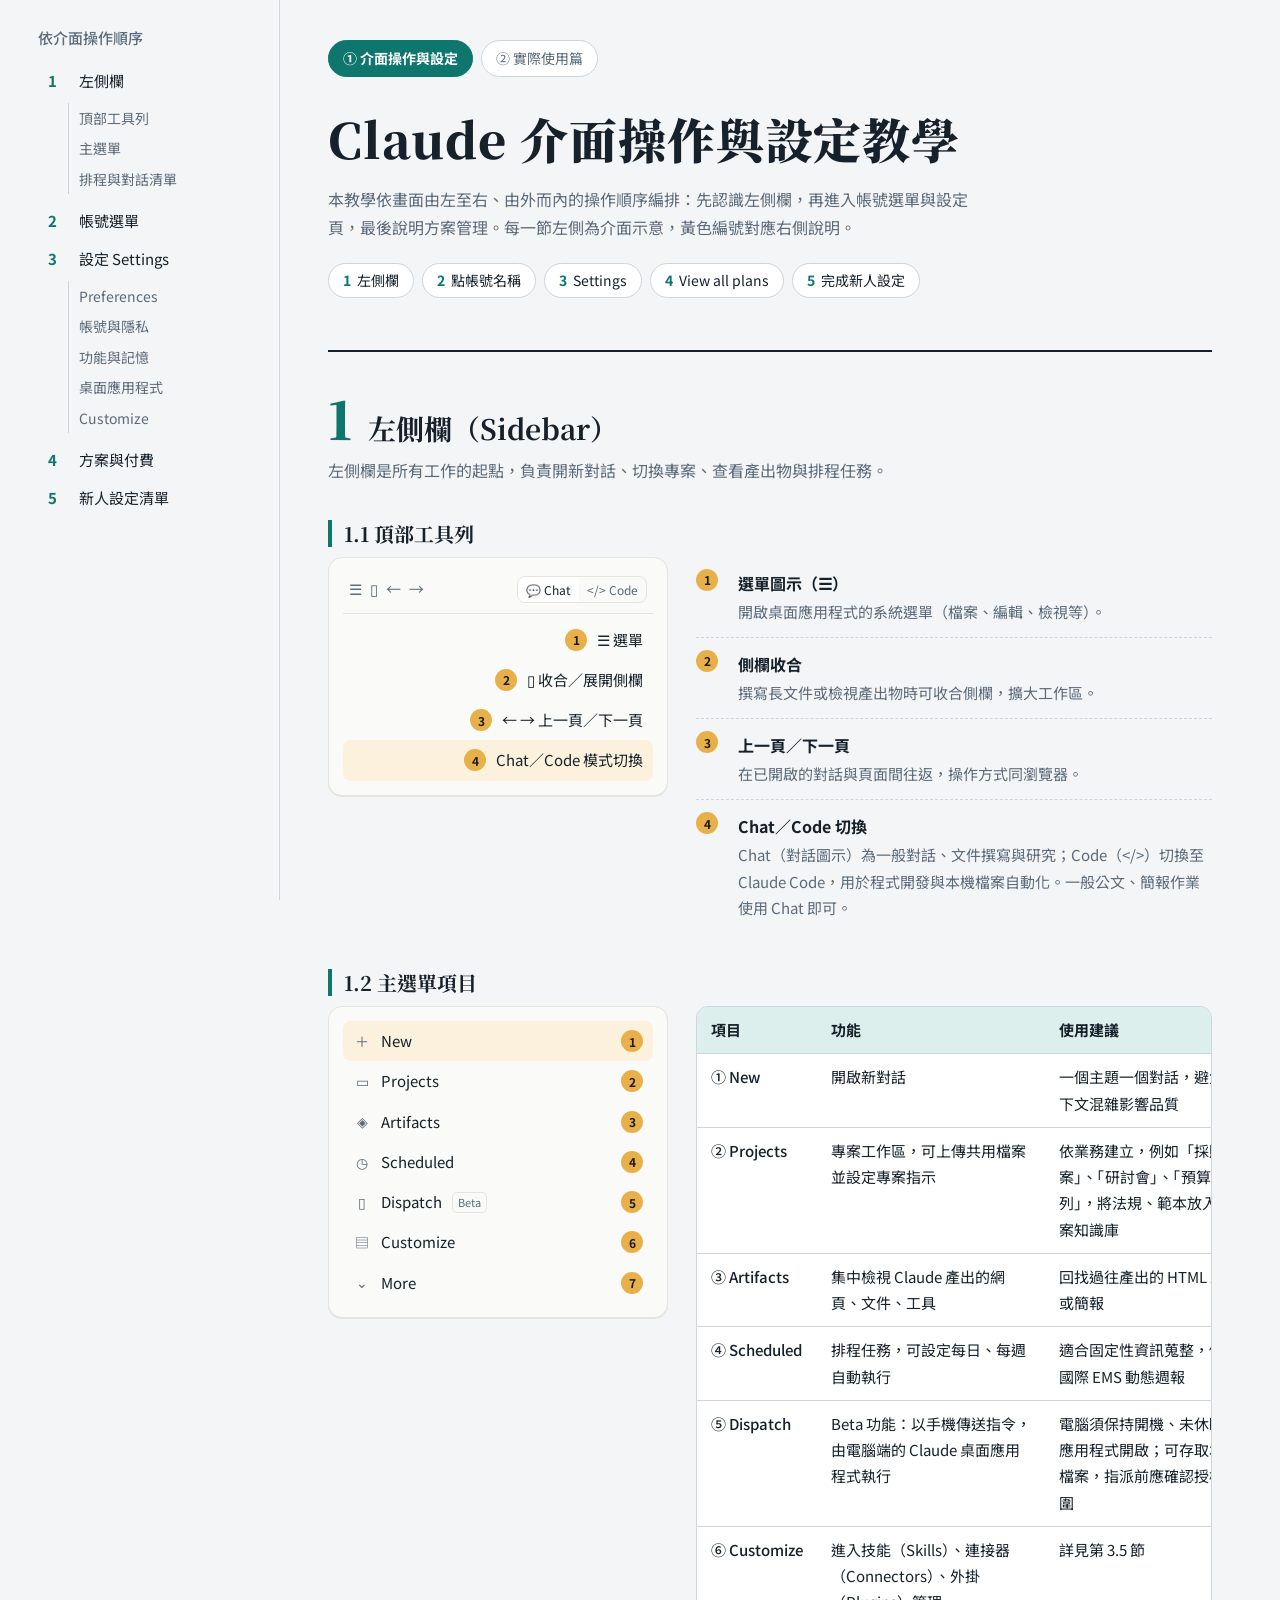
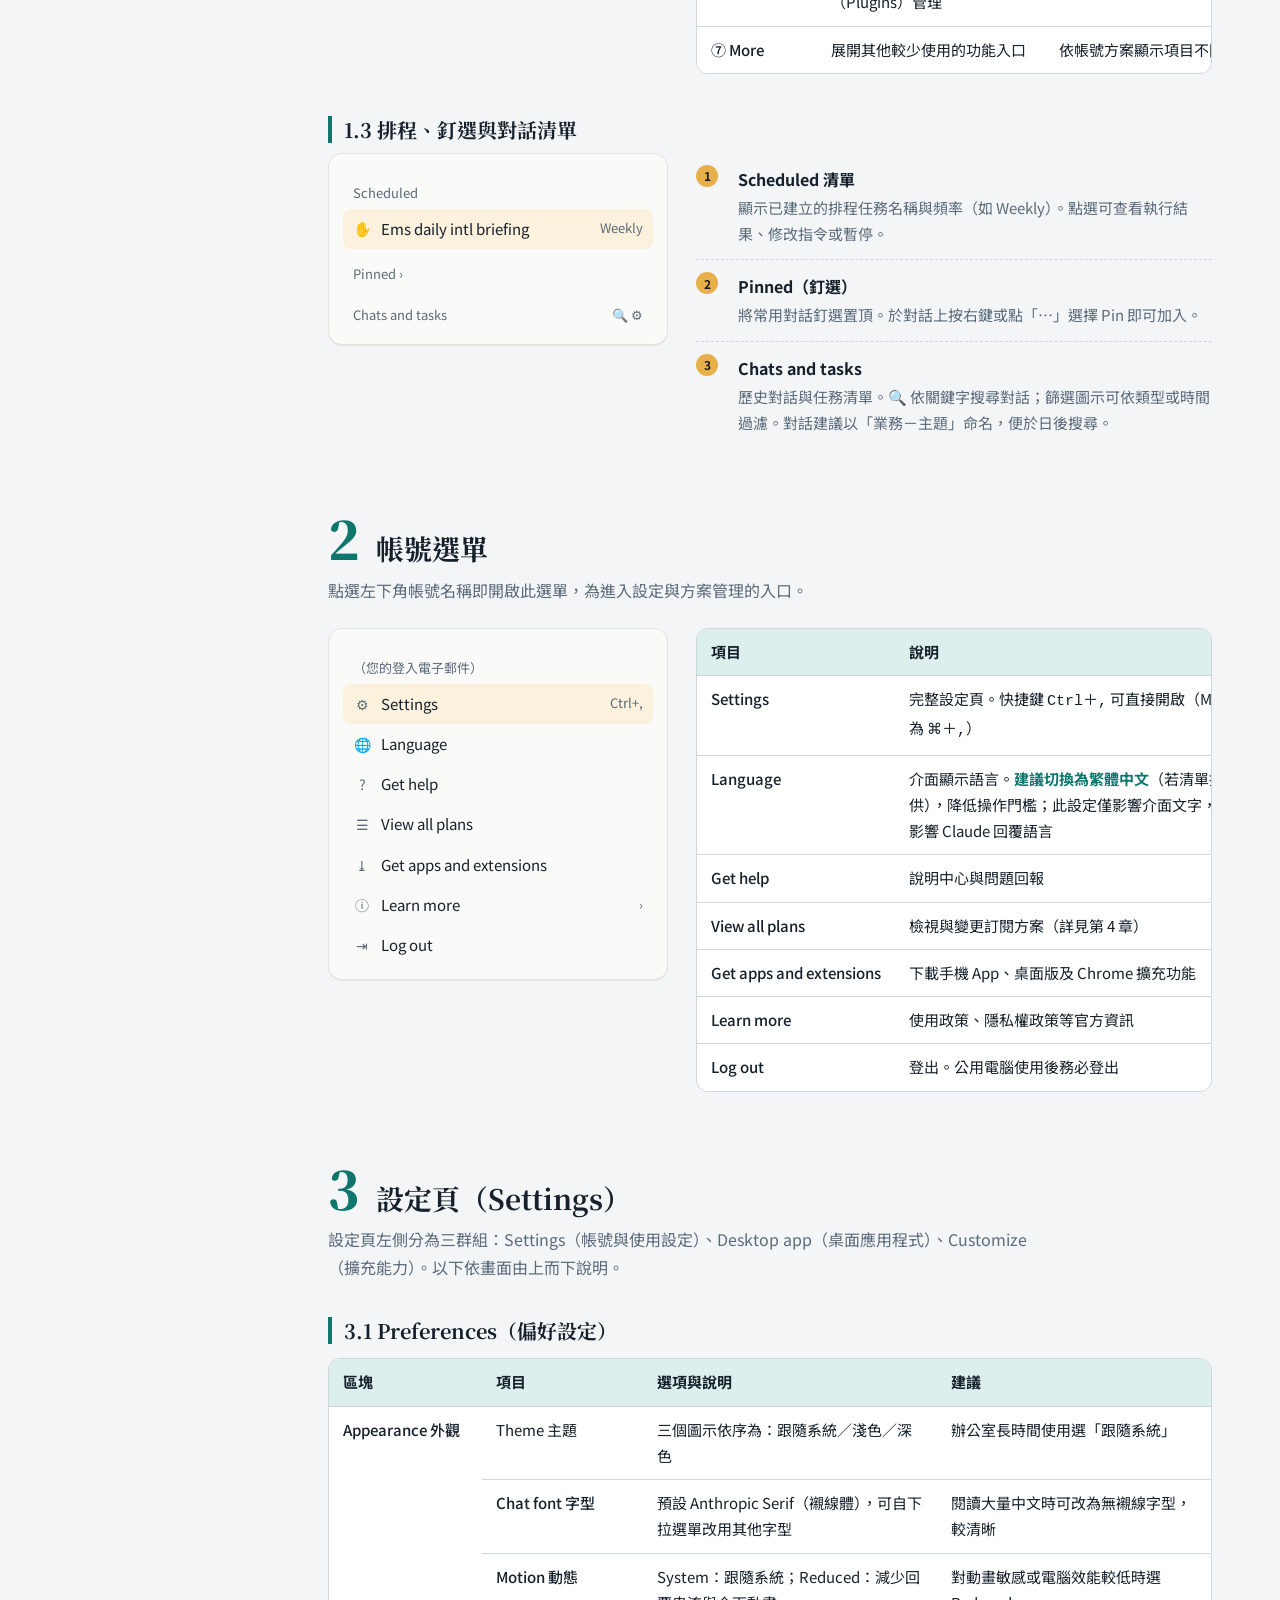
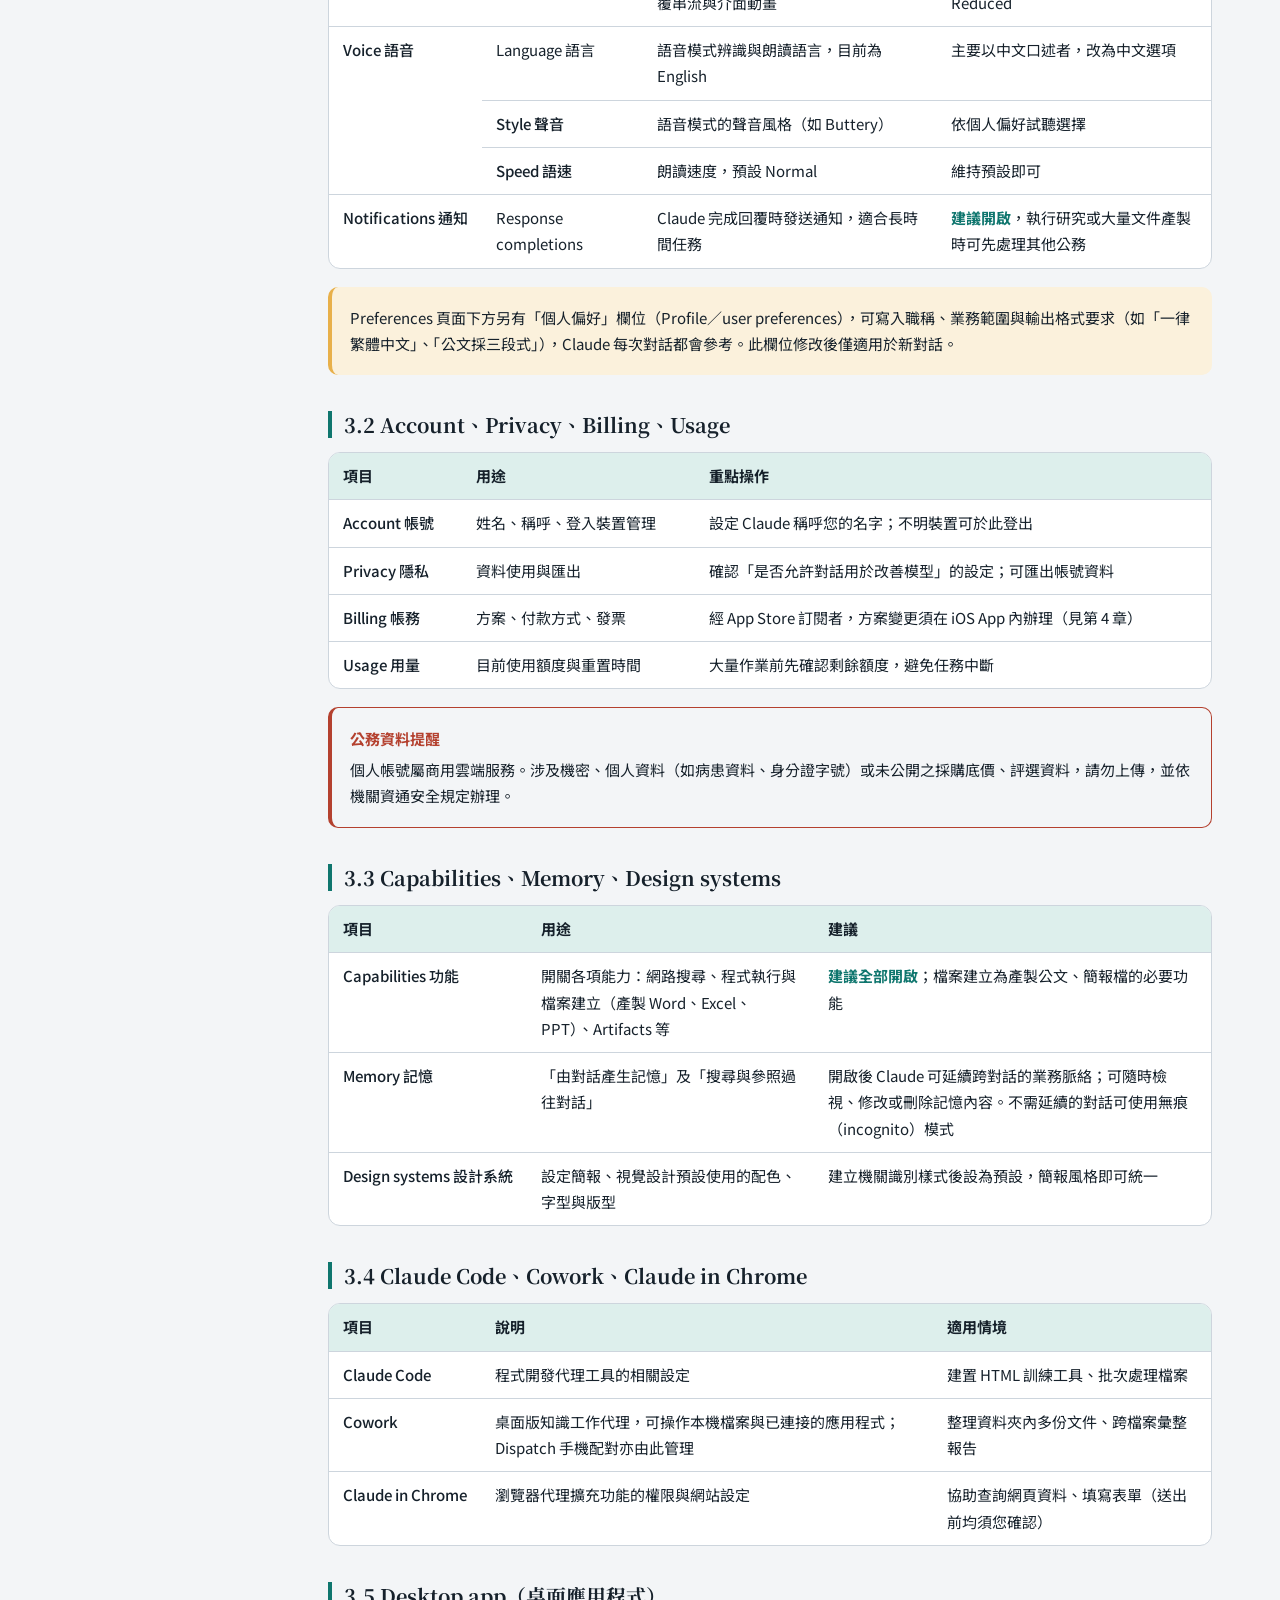
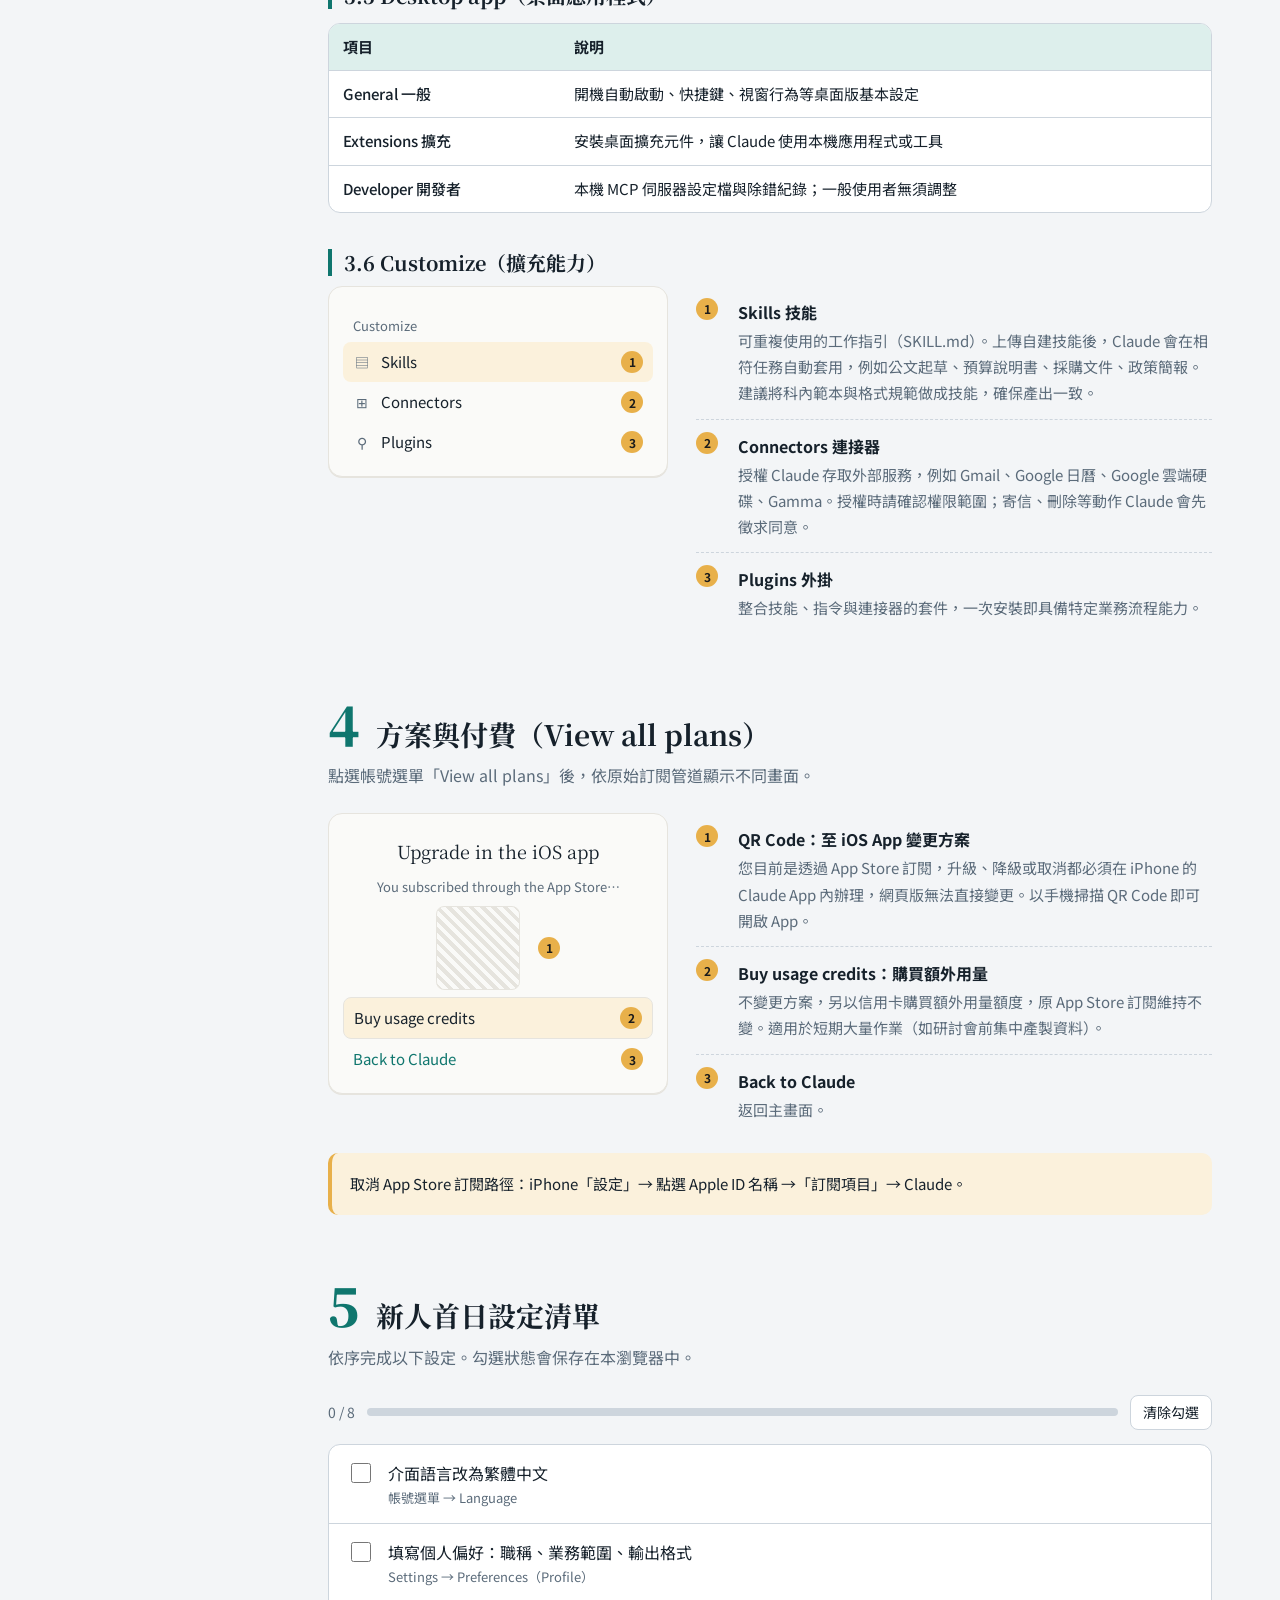
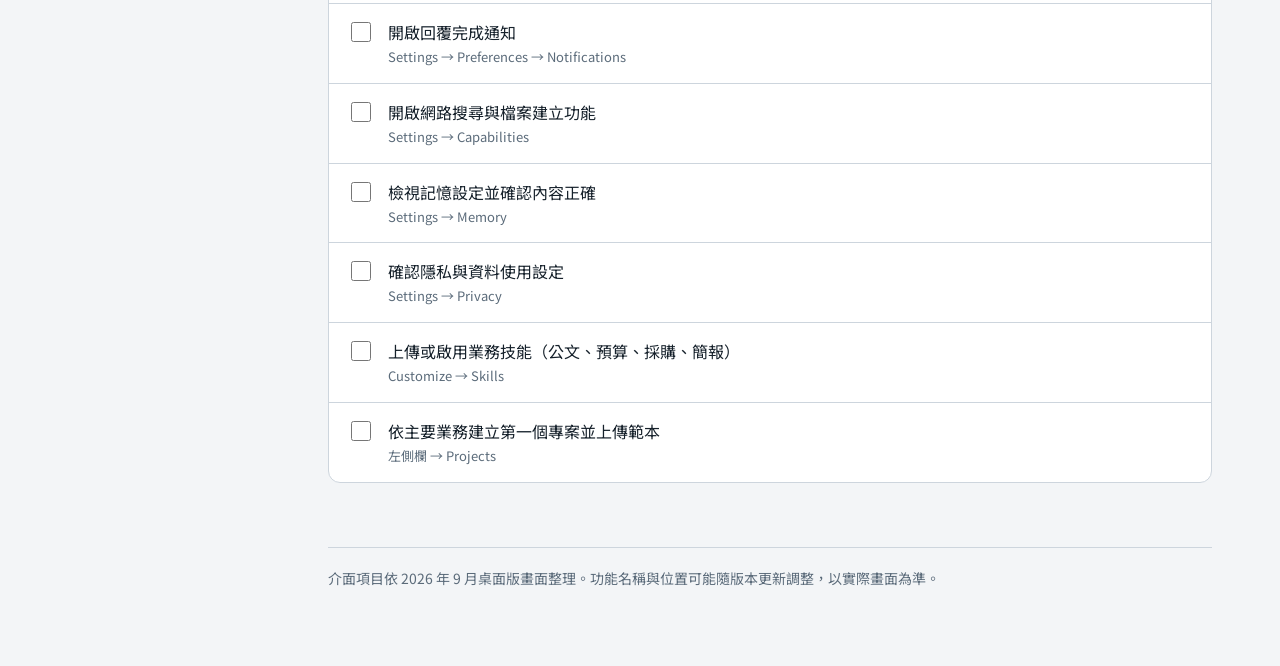
<file: index.html>
<!DOCTYPE html>
<html lang="zh-Hant-TW">
<head>
<meta charset="UTF-8">
<meta name="viewport" content="width=device-width, initial-scale=1, viewport-fit=cover">
<title>Claude 介面操作與設定教學（新人版）</title>
<link rel="preconnect" href="https://fonts.googleapis.com">
<link rel="preconnect" href="https://fonts.gstatic.com" crossorigin>
<link href="https://fonts.googleapis.com/css2?family=Noto+Sans+TC:wght@400;500;700&family=Noto+Serif+TC:wght@600;700;900&display=swap" rel="stylesheet">
<link rel="stylesheet" href="assets/style.css">
</head>
<body>
<div class="shell">
<nav class="map" aria-label="章節導覽">
  <h2>依介面操作順序</h2>
  <ol>
    <li><a href="#c1"><span class="n">1</span>左側欄</a>
      <ol><li><a href="#c1-top">頂部工具列</a></li><li><a href="#c1-menu">主選單</a></li><li><a href="#c1-list">排程與對話清單</a></li></ol></li>
    <li><a href="#c2"><span class="n">2</span>帳號選單</a></li>
    <li><a href="#c3"><span class="n">3</span>設定 Settings</a>
      <ol><li><a href="#c3-pref">Preferences</a></li><li><a href="#c3-acct">帳號與隱私</a></li><li><a href="#c3-cap">功能與記憶</a></li><li><a href="#c3-app">桌面應用程式</a></li><li><a href="#c3-cus">Customize</a></li></ol></li>
    <li><a href="#c4"><span class="n">4</span>方案與付費</a></li>
    <li><a href="#c5"><span class="n">5</span>新人設定清單</a></li>
  </ol>
</nav>

<main>
<ul class="docnav" aria-label="教學文件切換">
  <li><a href="index.html" aria-current="page">① 介面操作與設定</a></li>
  <li><a href="usage.html">② 實際使用篇</a></li>
</ul>
<header class="hero">
  <h1>Claude 介面操作與設定教學</h1>
  <p>本教學依畫面由左至右、由外而內的操作順序編排：先認識左側欄，再進入帳號選單與設定頁，最後說明方案管理。每一節左側為介面示意，黃色編號對應右側說明。</p>
  <ul class="route" aria-label="操作路徑">
    <li><b>1</b>左側欄</li><li><b>2</b>點帳號名稱</li><li><b>3</b>Settings</li><li><b>4</b>View all plans</li><li><b>5</b>完成新人設定</li>
  </ul>
</header>

<!-- 1 -->
<section class="ch" id="c1">
  <div class="ch-head"><span class="ch-num">1</span><h2>左側欄（Sidebar）</h2></div>
  <p class="lead">左側欄是所有工作的起點，負責開新對話、切換專案、查看產出物與排程任務。</p>

  <h3 id="c1-top">1.1 頂部工具列</h3>
  <div class="pair">
    <div class="ui" aria-hidden="true">
      <div class="tools"><span>☰</span><span>▯</span><span>←</span><span>→</span>
        <div class="seg"><span class="on">💬 Chat</span><span>&lt;/&gt; Code</span></div></div>
      <div class="row"><span class="pin">1</span>☰ 選單</div>
      <div class="row"><span class="pin">2</span>▯ 收合／展開側欄</div>
      <div class="row"><span class="pin">3</span>← → 上一頁／下一頁</div>
      <div class="row hl"><span class="pin">4</span>Chat／Code 模式切換</div>
    </div>
    <ol class="steps">
      <li><span class="pin">1</span><div><b>選單圖示（☰）</b><p>開啟桌面應用程式的系統選單（檔案、編輯、檢視等）。</p></div></li>
      <li><span class="pin">2</span><div><b>側欄收合</b><p>撰寫長文件或檢視產出物時可收合側欄，擴大工作區。</p></div></li>
      <li><span class="pin">3</span><div><b>上一頁／下一頁</b><p>在已開啟的對話與頁面間往返，操作方式同瀏覽器。</p></div></li>
      <li><span class="pin">4</span><div><b>Chat／Code 切換</b><p>Chat（對話圖示）為一般對話、文件撰寫與研究；Code（&lt;/&gt;）切換至 Claude Code，用於程式開發與本機檔案自動化。一般公文、簡報作業使用 Chat 即可。</p></div></li>
    </ol>
  </div>

  <h3 id="c1-menu">1.2 主選單項目</h3>
  <div class="pair">
    <div class="ui" aria-hidden="true">
      <div class="row hl"><span class="ico">＋</span>New<span class="pin">1</span></div>
      <div class="row"><span class="ico">▭</span>Projects<span class="pin">2</span></div>
      <div class="row"><span class="ico">◈</span>Artifacts<span class="pin">3</span></div>
      <div class="row"><span class="ico">◷</span>Scheduled<span class="pin">4</span></div>
      <div class="row"><span class="ico">▯</span>Dispatch <span class="tag">Beta</span><span class="pin">5</span></div>
      <div class="row"><span class="ico">▤</span>Customize<span class="pin">6</span></div>
      <div class="row"><span class="ico">⌄</span>More<span class="pin">7</span></div>
    </div>
    <div class="tbl-wrap" style="margin-top:0">
    <table>
      <thead><tr><th>項目</th><th>功能</th><th>使用建議</th></tr></thead>
      <tbody>
        <tr><td>① New</td><td>開啟新對話</td><td>一個主題一個對話，避免上下文混雜影響品質</td></tr>
        <tr><td>② Projects</td><td>專案工作區，可上傳共用檔案並設定專案指示</td><td>依業務建立，例如「採購案」、「研討會」、「預算編列」，將法規、範本放入專案知識庫</td></tr>
        <tr><td>③ Artifacts</td><td>集中檢視 Claude 產出的網頁、文件、工具</td><td>回找過往產出的 HTML 工具或簡報</td></tr>
        <tr><td>④ Scheduled</td><td>排程任務，可設定每日、每週自動執行</td><td>適合固定性資訊蒐整，例如國際 EMS 動態週報</td></tr>
        <tr><td>⑤ Dispatch</td><td>Beta 功能：以手機傳送指令，由電腦端的 Claude 桌面應用程式執行</td><td>電腦須保持開機、未休眠且應用程式開啟；可存取本機檔案，指派前應確認授權範圍</td></tr>
        <tr><td>⑥ Customize</td><td>進入技能（Skills）、連接器（Connectors）、外掛（Plugins）管理</td><td>詳見第 3.5 節</td></tr>
        <tr><td>⑦ More</td><td>展開其他較少使用的功能入口</td><td>依帳號方案顯示項目不同</td></tr>
      </tbody>
    </table></div>
  </div>

  <h3 id="c1-list">1.3 排程、釘選與對話清單</h3>
  <div class="pair">
    <div class="ui" aria-hidden="true">
      <div class="sec">Scheduled</div>
      <div class="row hl"><span class="ico">✋</span>Ems daily intl briefing<span class="right">Weekly</span></div>
      <div class="sec">Pinned ›</div>
      <div class="sec" style="display:flex">Chats and tasks<span class="right">🔍 ⚙</span></div>
    </div>
    <ol class="steps">
      <li><span class="pin">1</span><div><b>Scheduled 清單</b><p>顯示已建立的排程任務名稱與頻率（如 Weekly）。點選可查看執行結果、修改指令或暫停。</p></div></li>
      <li><span class="pin">2</span><div><b>Pinned（釘選）</b><p>將常用對話釘選置頂。於對話上按右鍵或點「⋯」選擇 Pin 即可加入。</p></div></li>
      <li><span class="pin">3</span><div><b>Chats and tasks</b><p>歷史對話與任務清單。🔍 依關鍵字搜尋對話；篩選圖示可依類型或時間過濾。對話建議以「業務－主題」命名，便於日後搜尋。</p></div></li>
    </ol>
  </div>
</section>

<!-- 2 -->
<section class="ch" id="c2">
  <div class="ch-head"><span class="ch-num">2</span><h2>帳號選單</h2></div>
  <p class="lead">點選左下角帳號名稱即開啟此選單，為進入設定與方案管理的入口。</p>
  <div class="pair">
    <div class="ui" aria-hidden="true">
      <div class="sec">（您的登入電子郵件）</div>
      <div class="row hl"><span class="ico">⚙</span>Settings<span class="right">Ctrl+,</span></div>
      <div class="row"><span class="ico">🌐</span>Language</div>
      <div class="row"><span class="ico">?</span>Get help</div>
      <div class="row"><span class="ico">☰</span>View all plans</div>
      <div class="row"><span class="ico">⤓</span>Get apps and extensions</div>
      <div class="row"><span class="ico">ⓘ</span>Learn more<span class="right">›</span></div>
      <div class="row"><span class="ico">⇥</span>Log out</div>
    </div>
    <div class="tbl-wrap" style="margin-top:0">
    <table>
      <thead><tr><th>項目</th><th>說明</th></tr></thead>
      <tbody>
        <tr><td>Settings</td><td>完整設定頁。快捷鍵 <kbd>Ctrl</kbd>＋<kbd>,</kbd> 可直接開啟（Mac 為 <kbd>⌘</kbd>＋<kbd>,</kbd>）</td></tr>
        <tr><td>Language</td><td>介面顯示語言。<span class="rec">建議切換為繁體中文</span>（若清單提供），降低操作門檻；此設定僅影響介面文字，不影響 Claude 回覆語言</td></tr>
        <tr><td>Get help</td><td>說明中心與問題回報</td></tr>
        <tr><td>View all plans</td><td>檢視與變更訂閱方案（詳見第 4 章）</td></tr>
        <tr><td>Get apps and extensions</td><td>下載手機 App、桌面版及 Chrome 擴充功能</td></tr>
        <tr><td>Learn more</td><td>使用政策、隱私權政策等官方資訊</td></tr>
        <tr><td>Log out</td><td>登出。公用電腦使用後務必登出</td></tr>
      </tbody>
    </table></div>
  </div>
</section>

<!-- 3 -->
<section class="ch" id="c3">
  <div class="ch-head"><span class="ch-num">3</span><h2>設定頁（Settings）</h2></div>
  <p class="lead">設定頁左側分為三群組：Settings（帳號與使用設定）、Desktop app（桌面應用程式）、Customize（擴充能力）。以下依畫面由上而下說明。</p>

  <h3 id="c3-pref">3.1 Preferences（偏好設定）</h3>
  <div class="tbl-wrap">
  <table>
    <thead><tr><th>區塊</th><th>項目</th><th>選項與說明</th><th>建議</th></tr></thead>
    <tbody>
      <tr><td rowspan="3">Appearance 外觀</td><td>Theme 主題</td><td>三個圖示依序為：跟隨系統／淺色／深色</td><td>辦公室長時間使用選「跟隨系統」</td></tr>
      <tr><td>Chat font 字型</td><td>預設 Anthropic Serif（襯線體），可自下拉選單改用其他字型</td><td>閱讀大量中文時可改為無襯線字型，較清晰</td></tr>
      <tr><td>Motion 動態</td><td>System：跟隨系統；Reduced：減少回覆串流與介面動畫</td><td>對動畫敏感或電腦效能較低時選 Reduced</td></tr>
      <tr><td rowspan="3">Voice 語音</td><td>Language 語言</td><td>語音模式辨識與朗讀語言，目前為 English</td><td>主要以中文口述者，改為中文選項</td></tr>
      <tr><td>Style 聲音</td><td>語音模式的聲音風格（如 Buttery）</td><td>依個人偏好試聽選擇</td></tr>
      <tr><td>Speed 語速</td><td>朗讀速度，預設 Normal</td><td>維持預設即可</td></tr>
      <tr><td>Notifications 通知</td><td>Response completions</td><td>Claude 完成回覆時發送通知，適合長時間任務</td><td><span class="rec">建議開啟</span>，執行研究或大量文件產製時可先處理其他公務</td></tr>
    </tbody>
  </table></div>
  <div class="note"><p>Preferences 頁面下方另有「個人偏好」欄位（Profile／user preferences），可寫入職稱、業務範圍與輸出格式要求（如「一律繁體中文」、「公文採三段式」），Claude 每次對話都會參考。此欄位修改後僅適用於新對話。</p></div>

  <h3 id="c3-acct">3.2 Account、Privacy、Billing、Usage</h3>
  <div class="tbl-wrap">
  <table>
    <thead><tr><th>項目</th><th>用途</th><th>重點操作</th></tr></thead>
    <tbody>
      <tr><td>Account 帳號</td><td>姓名、稱呼、登入裝置管理</td><td>設定 Claude 稱呼您的名字；不明裝置可於此登出</td></tr>
      <tr><td>Privacy 隱私</td><td>資料使用與匯出</td><td>確認「是否允許對話用於改善模型」的設定；可匯出帳號資料</td></tr>
      <tr><td>Billing 帳務</td><td>方案、付款方式、發票</td><td>經 App Store 訂閱者，方案變更須在 iOS App 內辦理（見第 4 章）</td></tr>
      <tr><td>Usage 用量</td><td>目前使用額度與重置時間</td><td>大量作業前先確認剩餘額度，避免任務中斷</td></tr>
    </tbody>
  </table></div>
  <div class="note warn"><p><strong>公務資料提醒</strong></p><p>個人帳號屬商用雲端服務。涉及機密、個人資料（如病患資料、身分證字號）或未公開之採購底價、評選資料，請勿上傳，並依機關資通安全規定辦理。</p></div>

  <h3 id="c3-cap">3.3 Capabilities、Memory、Design systems</h3>
  <div class="tbl-wrap">
  <table>
    <thead><tr><th>項目</th><th>用途</th><th>建議</th></tr></thead>
    <tbody>
      <tr><td>Capabilities 功能</td><td>開關各項能力：網路搜尋、程式執行與檔案建立（產製 Word、Excel、PPT）、Artifacts 等</td><td><span class="rec">建議全部開啟</span>；檔案建立為產製公文、簡報檔的必要功能</td></tr>
      <tr><td>Memory 記憶</td><td>「由對話產生記憶」及「搜尋與參照過往對話」</td><td>開啟後 Claude 可延續跨對話的業務脈絡；可隨時檢視、修改或刪除記憶內容。不需延續的對話可使用無痕（incognito）模式</td></tr>
      <tr><td>Design systems 設計系統</td><td>設定簡報、視覺設計預設使用的配色、字型與版型</td><td>建立機關識別樣式後設為預設，簡報風格即可統一</td></tr>
    </tbody>
  </table></div>

  <h3>3.4 Claude Code、Cowork、Claude in Chrome</h3>
  <div class="tbl-wrap">
  <table>
    <thead><tr><th>項目</th><th>說明</th><th>適用情境</th></tr></thead>
    <tbody>
      <tr><td>Claude Code</td><td>程式開發代理工具的相關設定</td><td>建置 HTML 訓練工具、批次處理檔案</td></tr>
      <tr><td>Cowork</td><td>桌面版知識工作代理，可操作本機檔案與已連接的應用程式；Dispatch 手機配對亦由此管理</td><td>整理資料夾內多份文件、跨檔案彙整報告</td></tr>
      <tr><td>Claude in Chrome</td><td>瀏覽器代理擴充功能的權限與網站設定</td><td>協助查詢網頁資料、填寫表單（送出前均須您確認）</td></tr>
    </tbody>
  </table></div>

  <h3 id="c3-app">3.5 Desktop app（桌面應用程式）</h3>
  <div class="tbl-wrap">
  <table>
    <thead><tr><th>項目</th><th>說明</th></tr></thead>
    <tbody>
      <tr><td>General 一般</td><td>開機自動啟動、快捷鍵、視窗行為等桌面版基本設定</td></tr>
      <tr><td>Extensions 擴充</td><td>安裝桌面擴充元件，讓 Claude 使用本機應用程式或工具</td></tr>
      <tr><td>Developer 開發者</td><td>本機 MCP 伺服器設定檔與除錯紀錄；一般使用者無須調整</td></tr>
    </tbody>
  </table></div>

  <h3 id="c3-cus">3.6 Customize（擴充能力）</h3>
  <div class="pair">
    <div class="ui" aria-hidden="true">
      <div class="sec">Customize</div>
      <div class="row hl"><span class="ico">▤</span>Skills<span class="pin">1</span></div>
      <div class="row"><span class="ico">⊞</span>Connectors<span class="pin">2</span></div>
      <div class="row"><span class="ico">⚲</span>Plugins<span class="pin">3</span></div>
    </div>
    <ol class="steps">
      <li><span class="pin">1</span><div><b>Skills 技能</b><p>可重複使用的工作指引（SKILL.md）。上傳自建技能後，Claude 會在相符任務自動套用，例如公文起草、預算說明書、採購文件、政策簡報。建議將科內範本與格式規範做成技能，確保產出一致。</p></div></li>
      <li><span class="pin">2</span><div><b>Connectors 連接器</b><p>授權 Claude 存取外部服務，例如 Gmail、Google 日曆、Google 雲端硬碟、Gamma。授權時請確認權限範圍；寄信、刪除等動作 Claude 會先徵求同意。</p></div></li>
      <li><span class="pin">3</span><div><b>Plugins 外掛</b><p>整合技能、指令與連接器的套件，一次安裝即具備特定業務流程能力。</p></div></li>
    </ol>
  </div>
</section>

<!-- 4 -->
<section class="ch" id="c4">
  <div class="ch-head"><span class="ch-num">4</span><h2>方案與付費（View all plans）</h2></div>
  <p class="lead">點選帳號選單「View all plans」後，依原始訂閱管道顯示不同畫面。</p>
  <div class="pair">
    <div class="ui" aria-hidden="true" style="text-align:center">
      <div style="font-family:'Noto Serif TC',serif;font-size:18px;padding:8px 0">Upgrade in the iOS app</div>
      <div style="color:var(--muted);font-size:13px">You subscribed through the App Store…</div>
      <div class="row" style="justify-content:center"><span style="display:inline-block;width:84px;height:84px;border:1px solid var(--ui-line);border-radius:8px;background:repeating-linear-gradient(45deg,var(--ui-line) 0 4px,transparent 4px 8px)"></span><span class="pin" style="margin-left:8px">1</span></div>
      <div class="row hl" style="justify-content:center;border:1px solid var(--ui-line)">Buy usage credits<span class="pin">2</span></div>
      <div class="row" style="justify-content:center;color:var(--accent)">Back to Claude<span class="pin">3</span></div>
    </div>
    <ol class="steps">
      <li><span class="pin">1</span><div><b>QR Code：至 iOS App 變更方案</b><p>您目前是透過 App Store 訂閱，升級、降級或取消都必須在 iPhone 的 Claude App 內辦理，網頁版無法直接變更。以手機掃描 QR Code 即可開啟 App。</p></div></li>
      <li><span class="pin">2</span><div><b>Buy usage credits：購買額外用量</b><p>不變更方案，另以信用卡購買額外用量額度，原 App Store 訂閱維持不變。適用於短期大量作業（如研討會前集中產製資料）。</p></div></li>
      <li><span class="pin">3</span><div><b>Back to Claude</b><p>返回主畫面。</p></div></li>
    </ol>
  </div>
  <div class="note"><p>取消 App Store 訂閱路徑：iPhone「設定」→ 點選 Apple ID 名稱 →「訂閱項目」→ Claude。</p></div>
</section>

<!-- 5 -->
<section class="ch" id="c5">
  <div class="ch-head"><span class="ch-num">5</span><h2>新人首日設定清單</h2></div>
  <p class="lead">依序完成以下設定。勾選狀態會保存在本瀏覽器中。</p>
  <div class="progress"><span id="pct">0 / 8</span><div class="bar"><i id="barfill"></i></div><button class="reset" id="reset" type="button">清除勾選</button></div>
  <ul class="check" id="checklist">
    <li><label><input type="checkbox" data-k="lang"><span>介面語言改為繁體中文<span class="where">帳號選單 → Language</span></span></label></li>
    <li><label><input type="checkbox" data-k="pref"><span>填寫個人偏好：職稱、業務範圍、輸出格式<span class="where">Settings → Preferences（Profile）</span></span></label></li>
    <li><label><input type="checkbox" data-k="notify"><span>開啟回覆完成通知<span class="where">Settings → Preferences → Notifications</span></span></label></li>
    <li><label><input type="checkbox" data-k="cap"><span>開啟網路搜尋與檔案建立功能<span class="where">Settings → Capabilities</span></span></label></li>
    <li><label><input type="checkbox" data-k="mem"><span>檢視記憶設定並確認內容正確<span class="where">Settings → Memory</span></span></label></li>
    <li><label><input type="checkbox" data-k="privacy"><span>確認隱私與資料使用設定<span class="where">Settings → Privacy</span></span></label></li>
    <li><label><input type="checkbox" data-k="skills"><span>上傳或啟用業務技能（公文、預算、採購、簡報）<span class="where">Customize → Skills</span></span></label></li>
    <li><label><input type="checkbox" data-k="proj"><span>依主要業務建立第一個專案並上傳範本<span class="where">左側欄 → Projects</span></span></label></li>
  </ul>
</section>

<footer>介面項目依 2026 年 9 月桌面版畫面整理。功能名稱與位置可能隨版本更新調整，以實際畫面為準。</footer>
</main>
</div>
<script>
(function(){
  var KEY='claude-guide-checklist';
  var boxes=[].slice.call(document.querySelectorAll('#checklist input'));
  var state={};
  try{state=JSON.parse(localStorage.getItem(KEY)||'{}')||{};}catch(e){state={};}
  function render(){
    var n=boxes.filter(function(b){return b.checked}).length;
    document.getElementById('pct').textContent=n+' / '+boxes.length;
    document.getElementById('barfill').style.width=(n/boxes.length*100)+'%';
  }
  function save(){try{localStorage.setItem(KEY,JSON.stringify(state));}catch(e){}}
  boxes.forEach(function(b){
    b.checked=!!state[b.dataset.k];
    b.addEventListener('change',function(){state[b.dataset.k]=b.checked;save();render();});
  });
  document.getElementById('reset').addEventListener('click',function(){
    state={};boxes.forEach(function(b){b.checked=false});save();render();
  });
  render();
})();
</script>
</body>
</html>
</file>
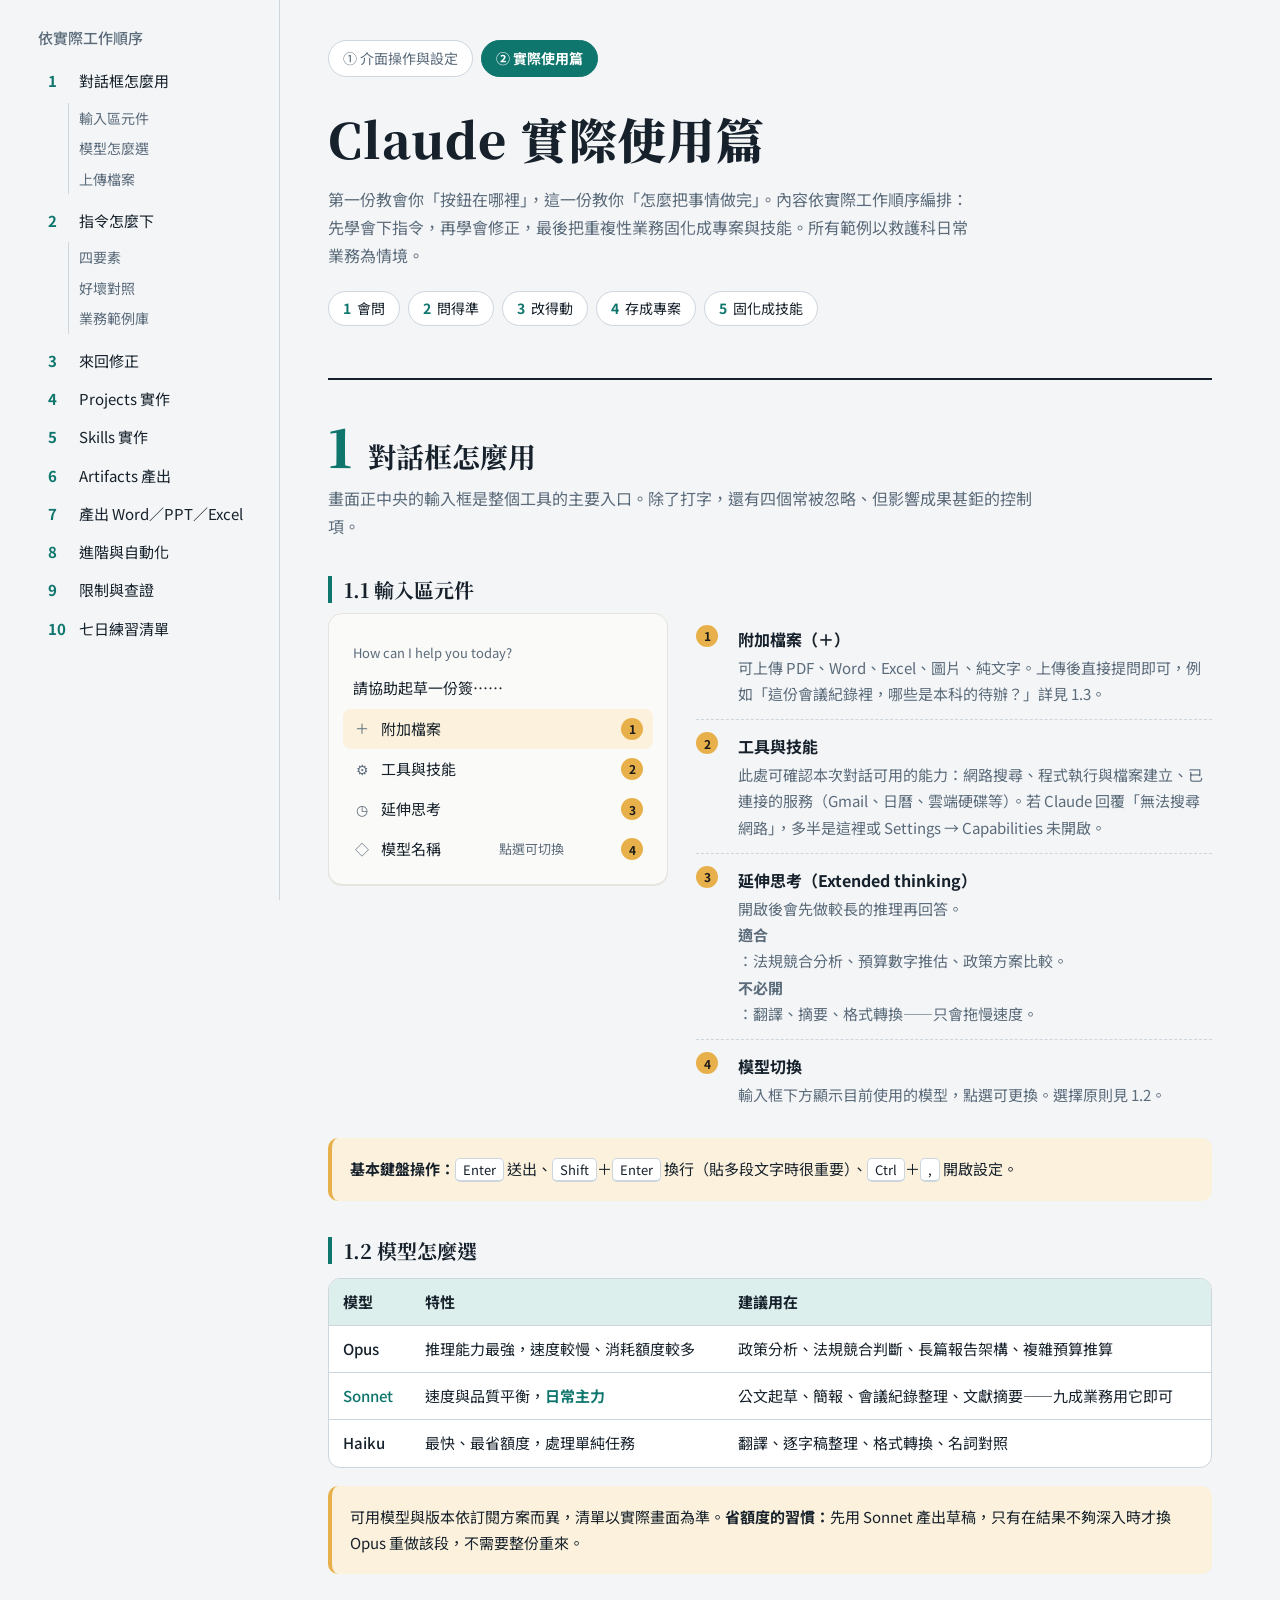
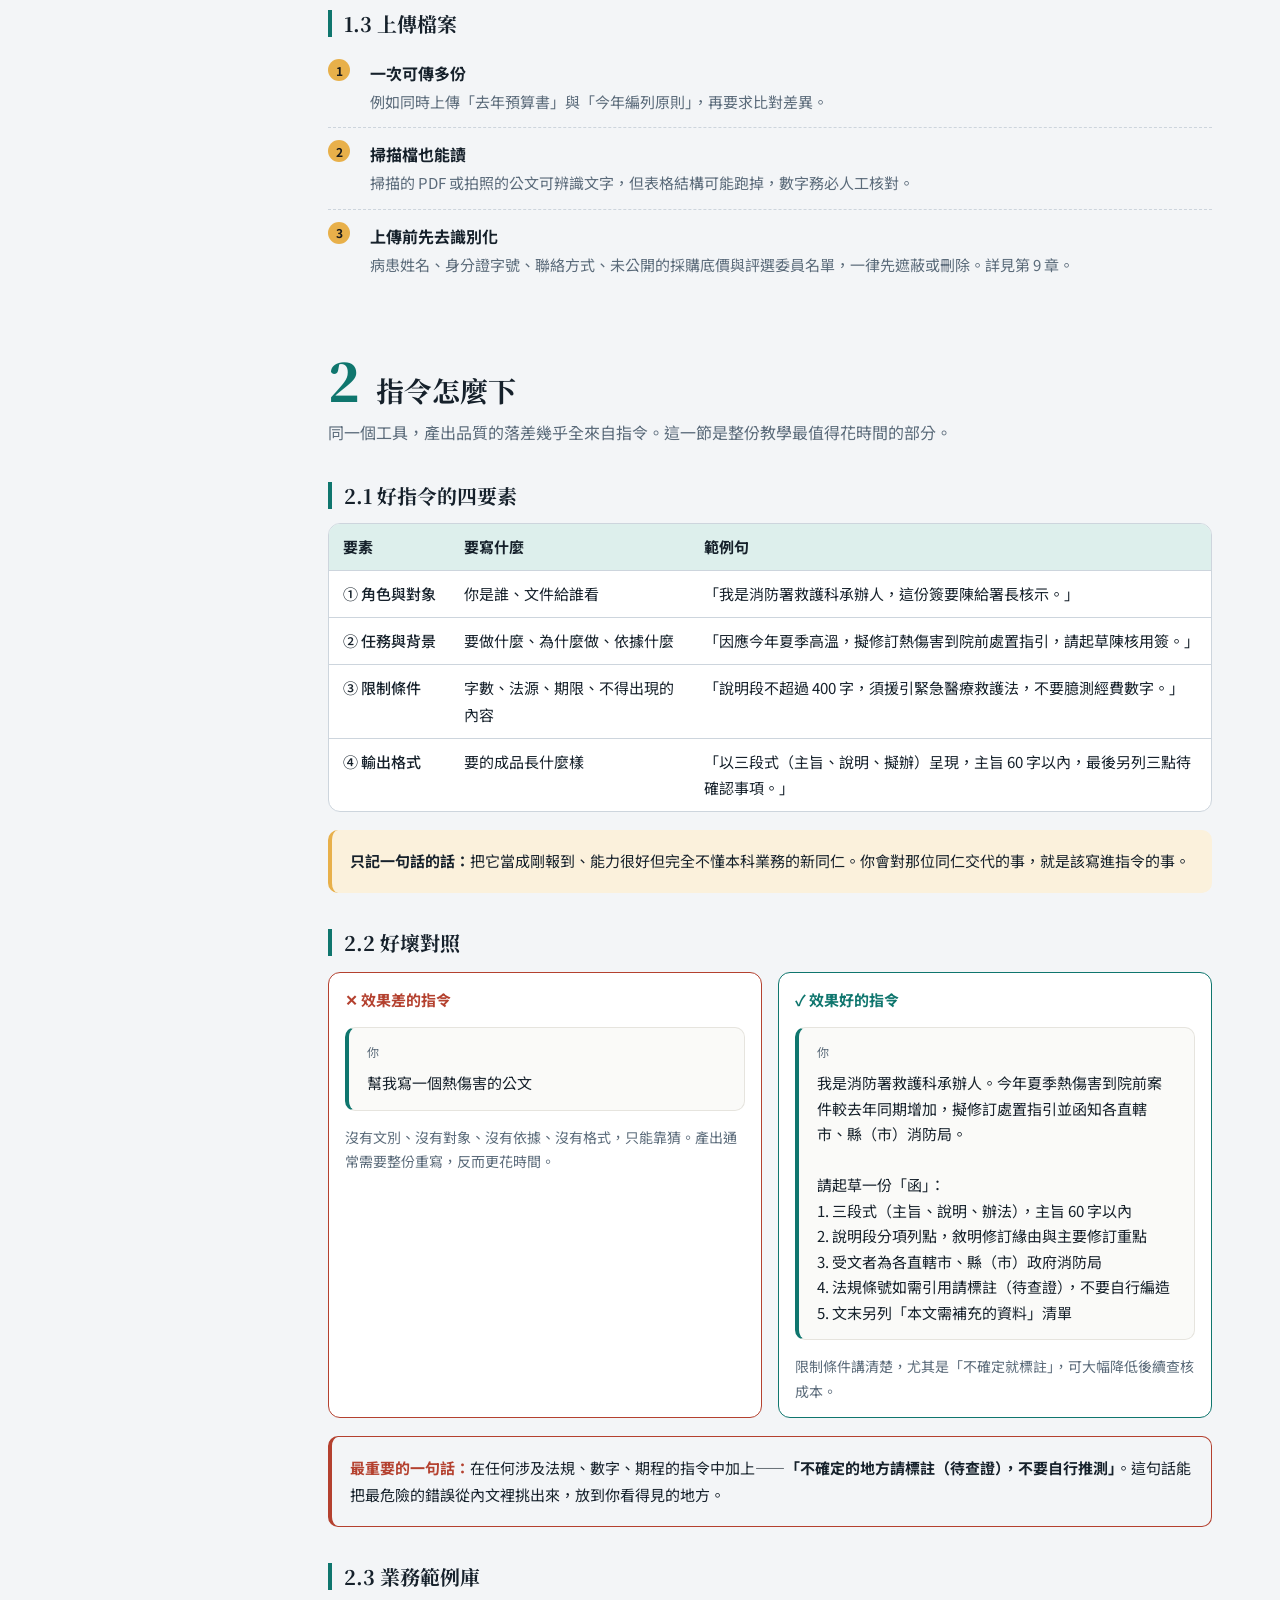
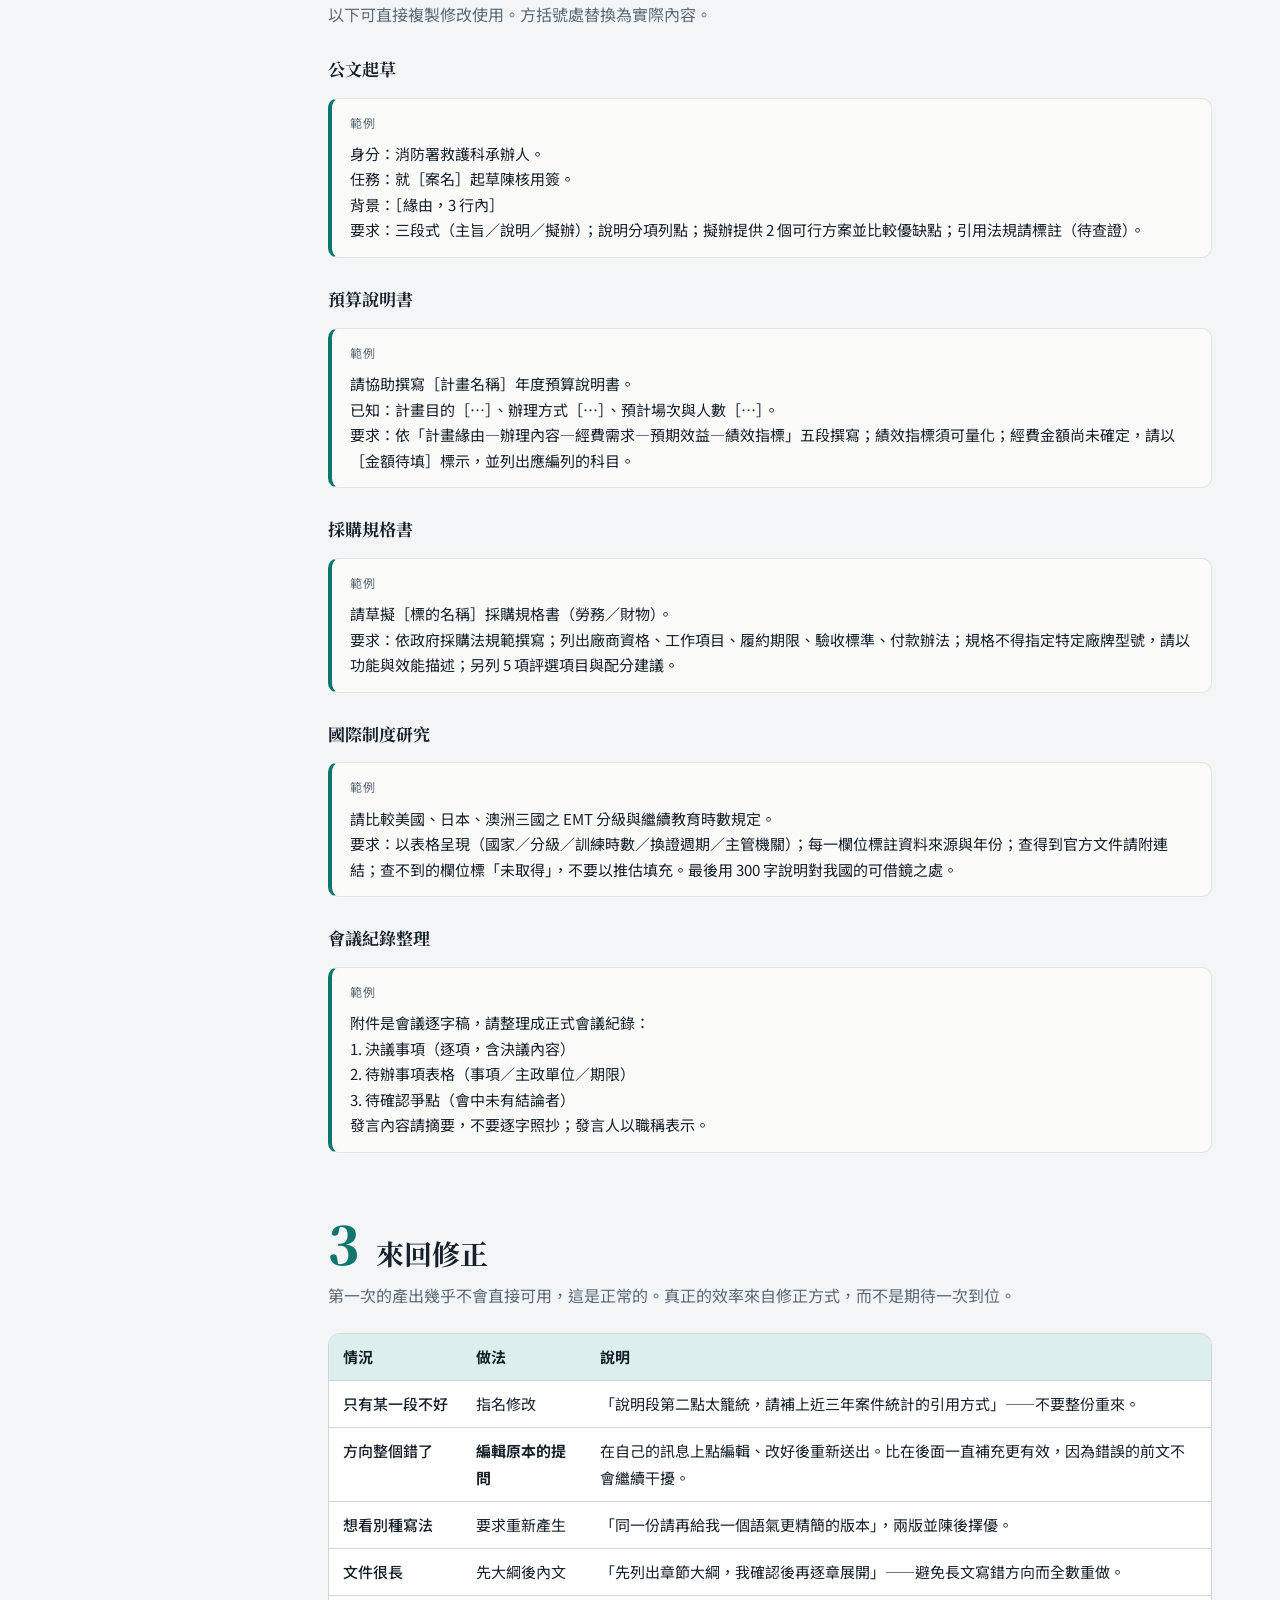
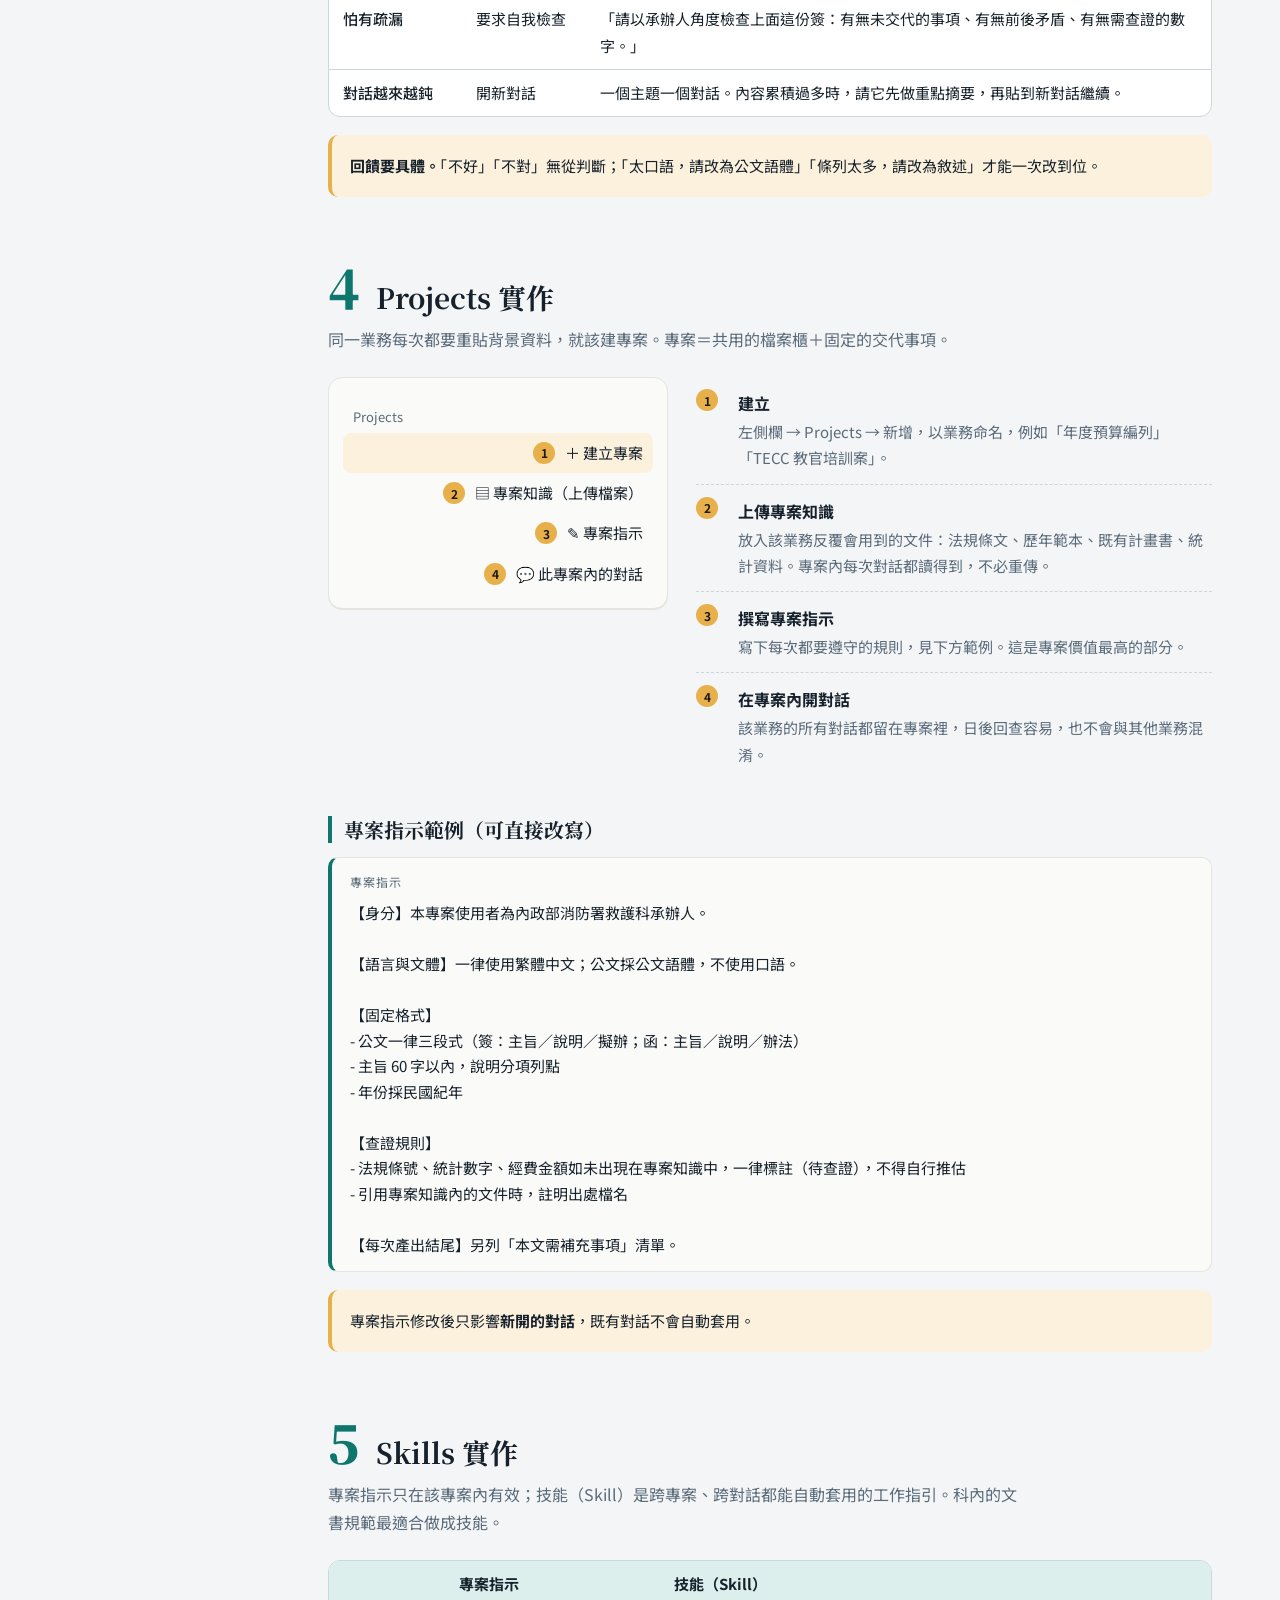
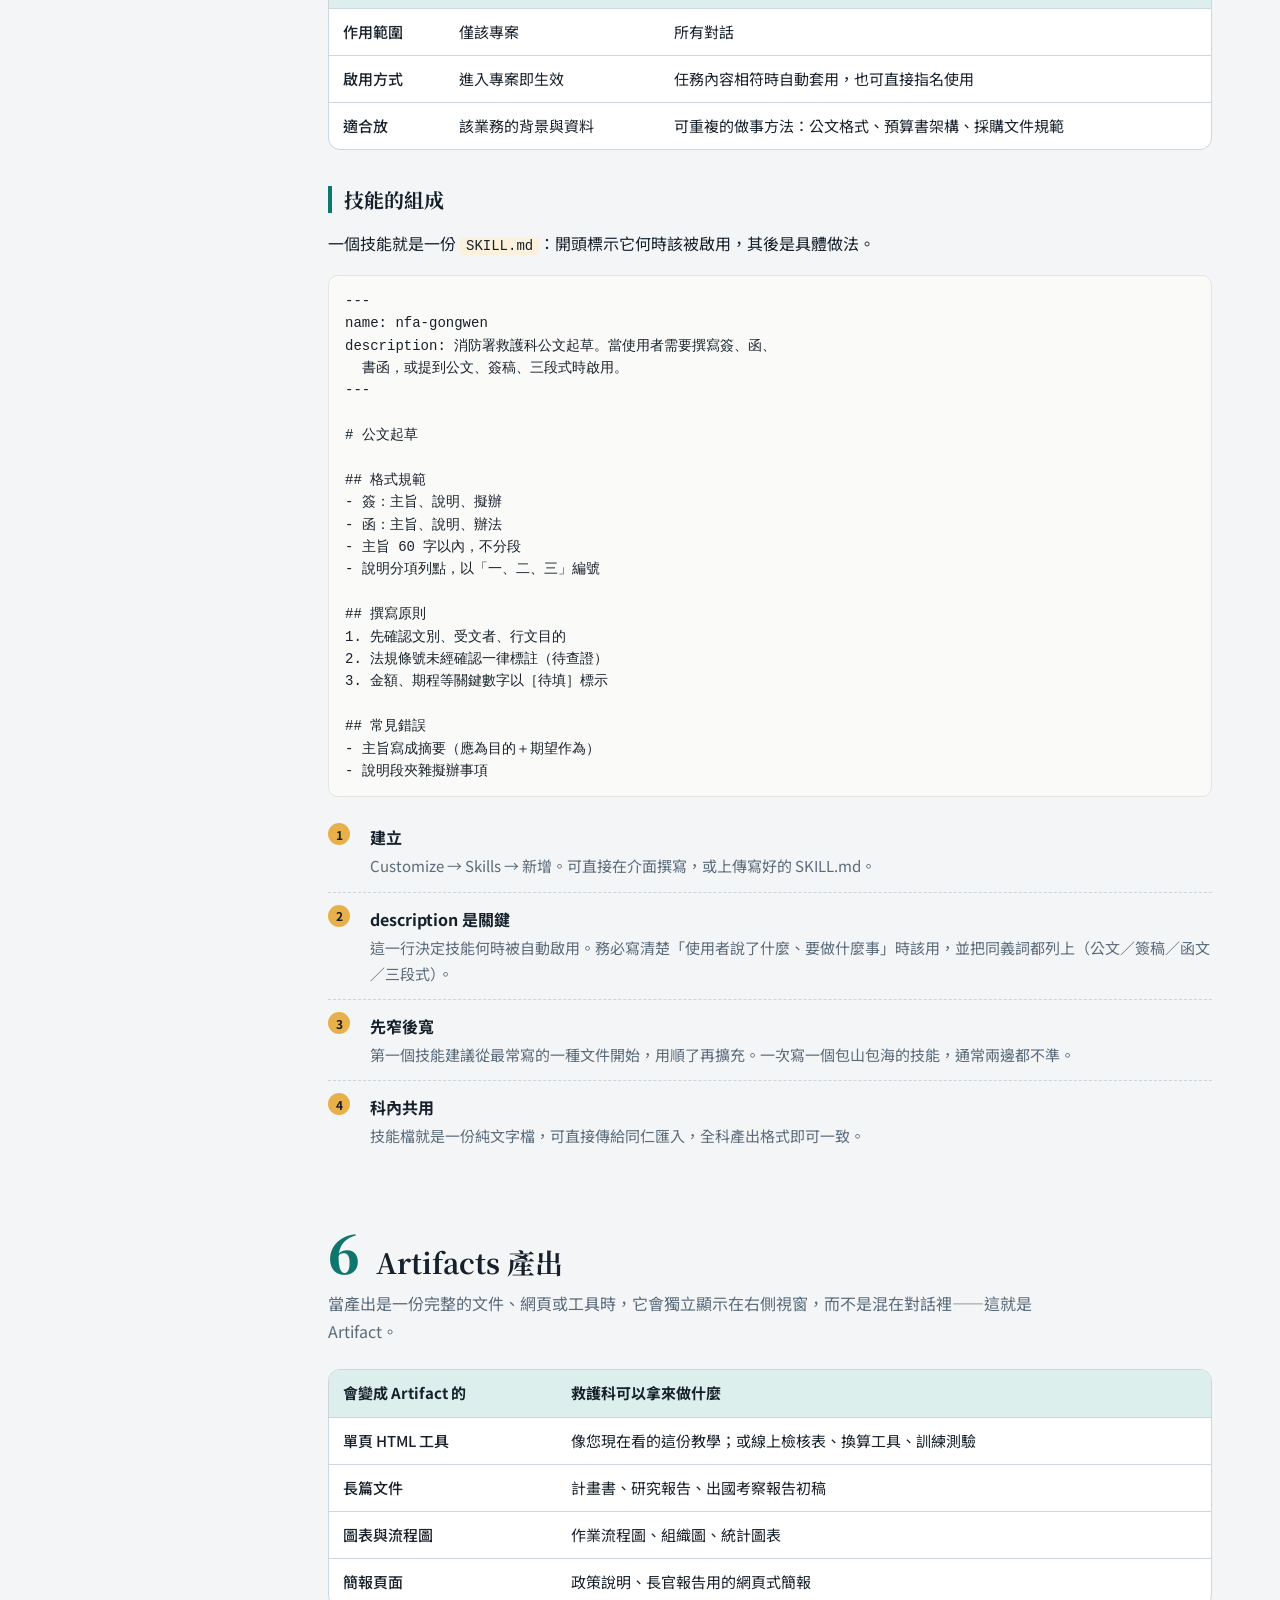
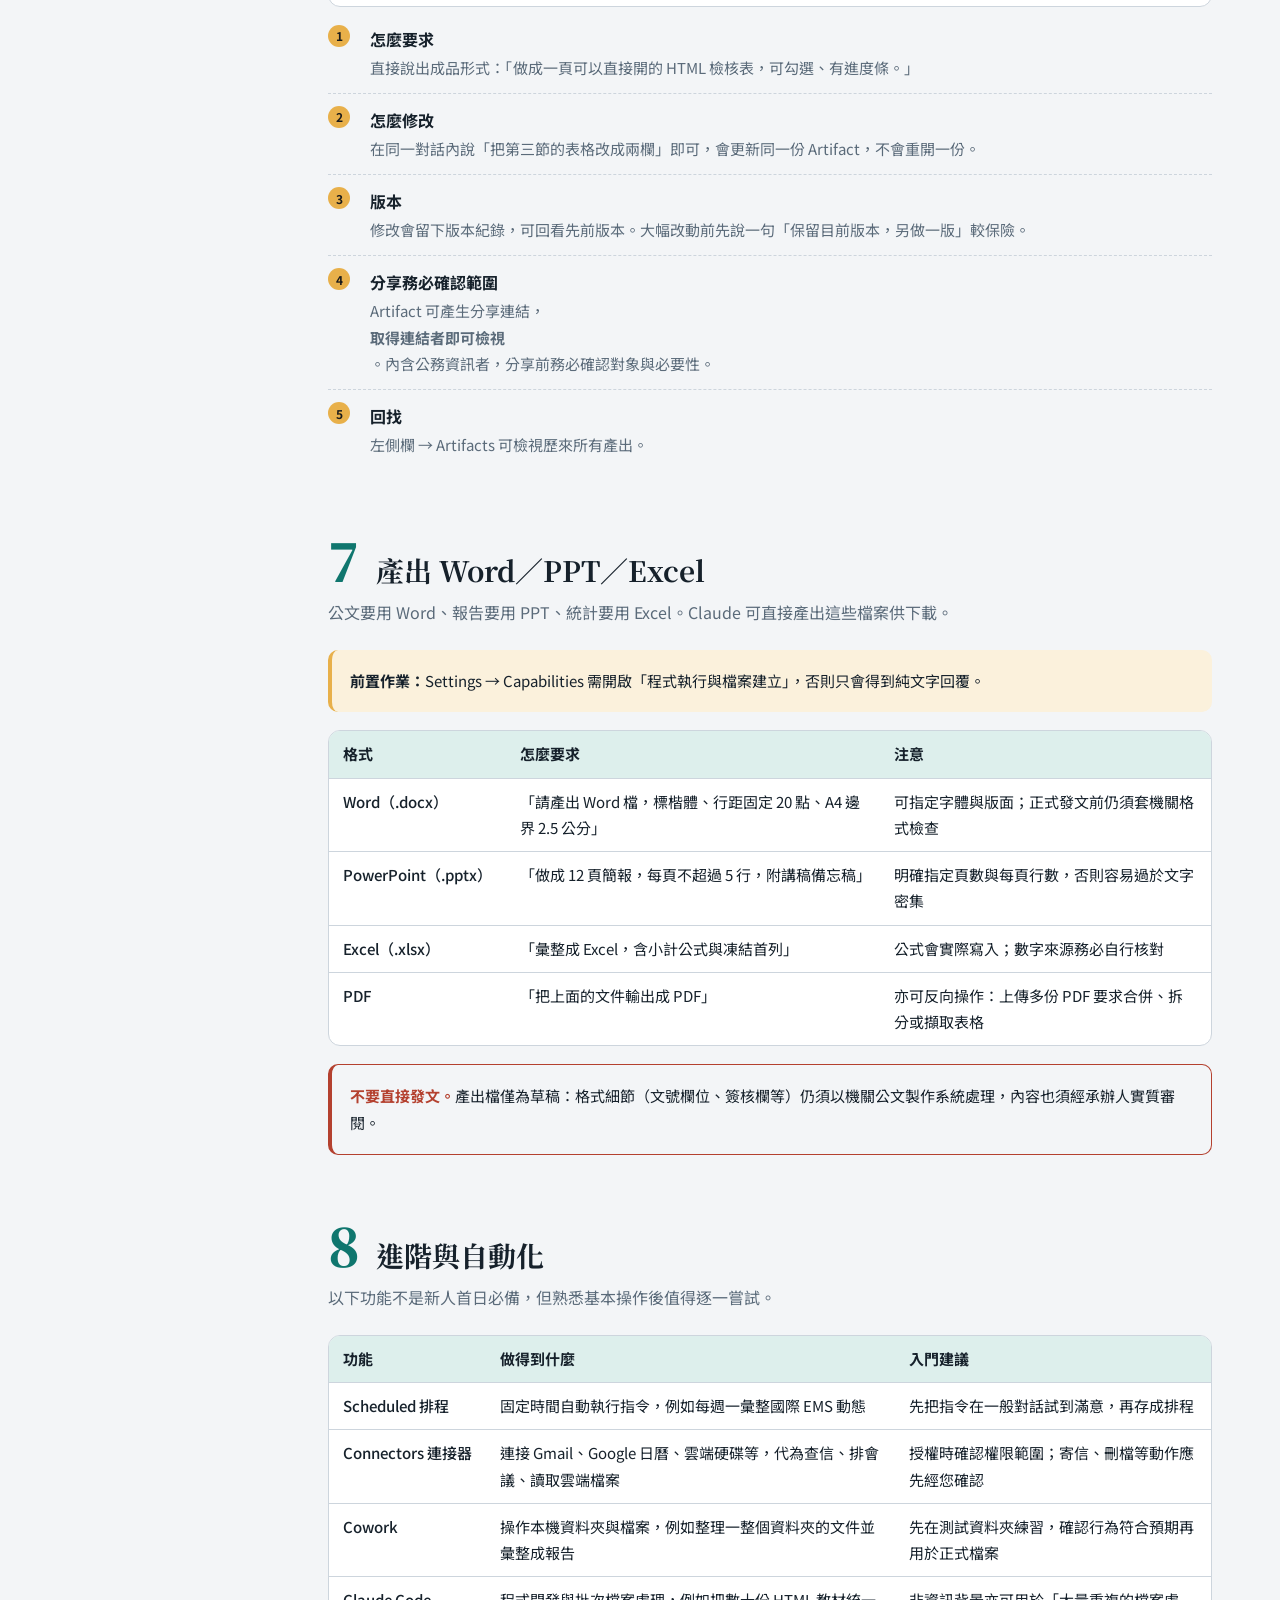
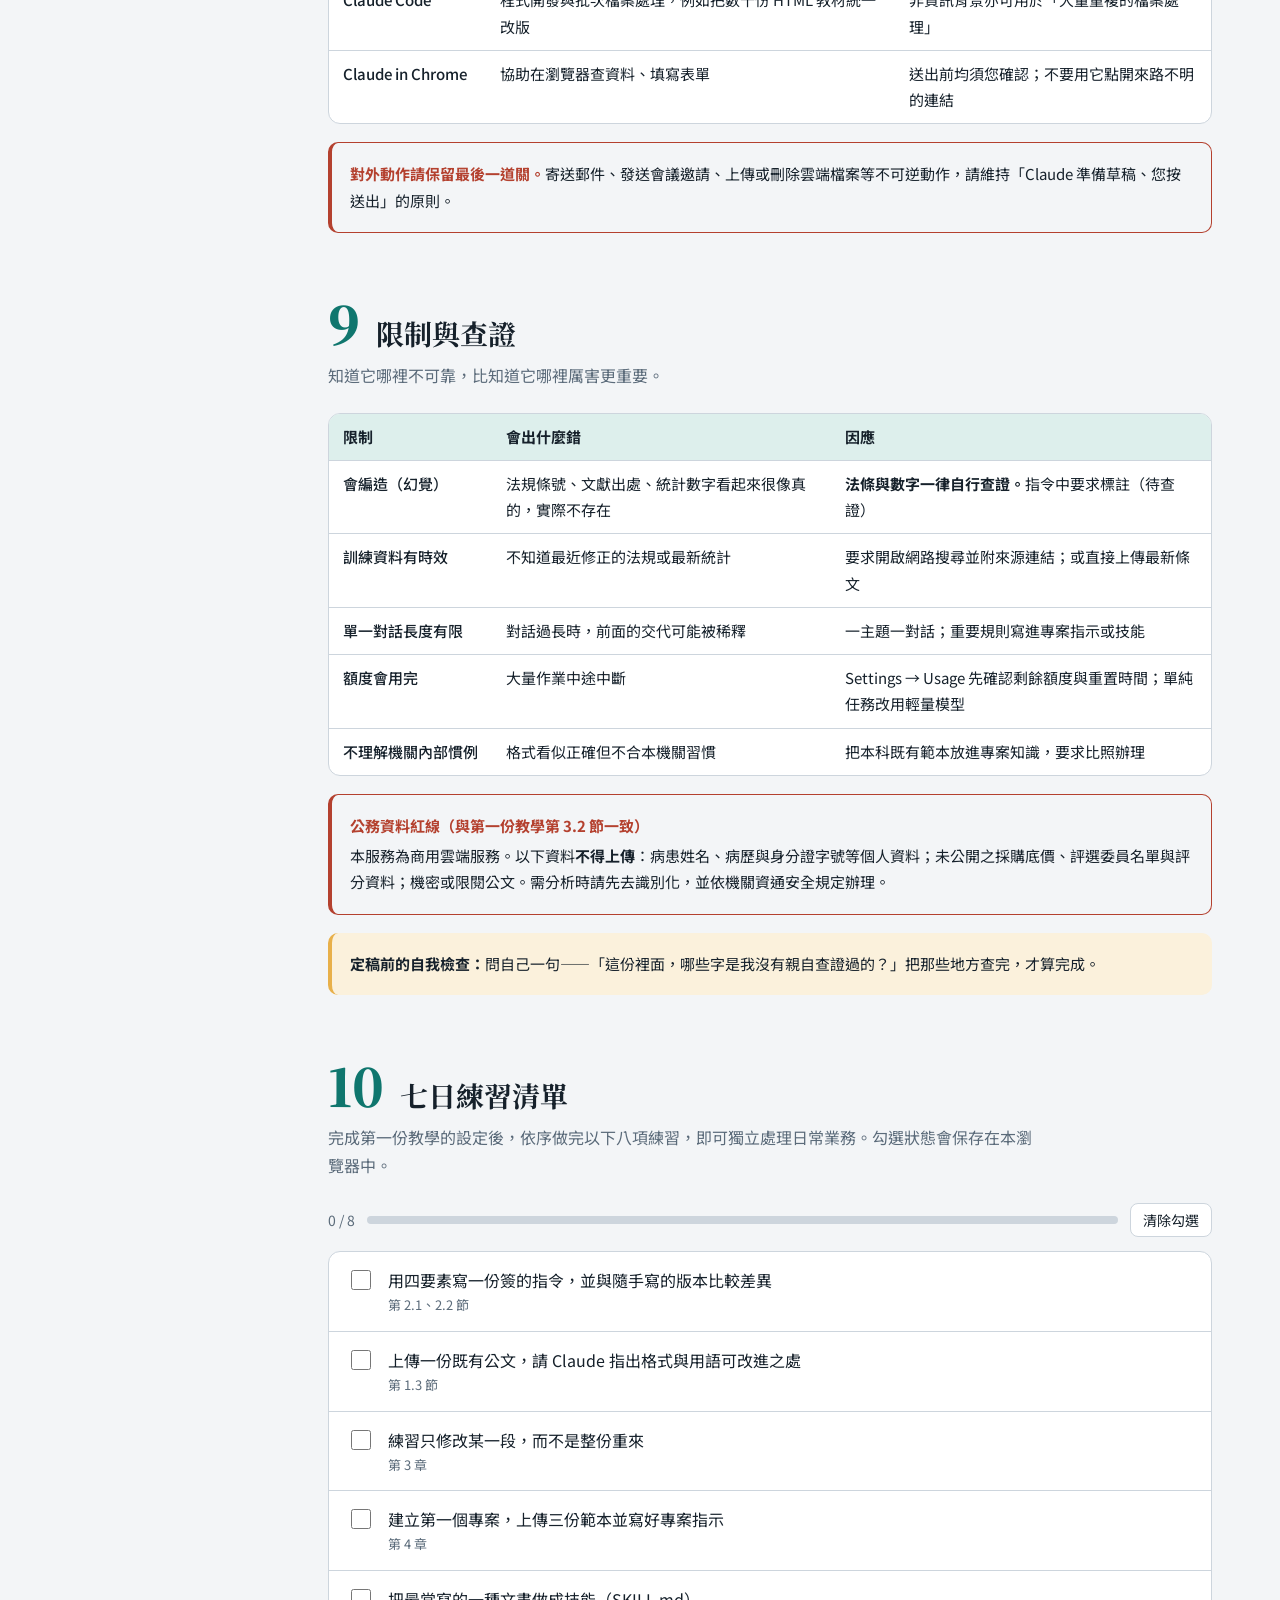
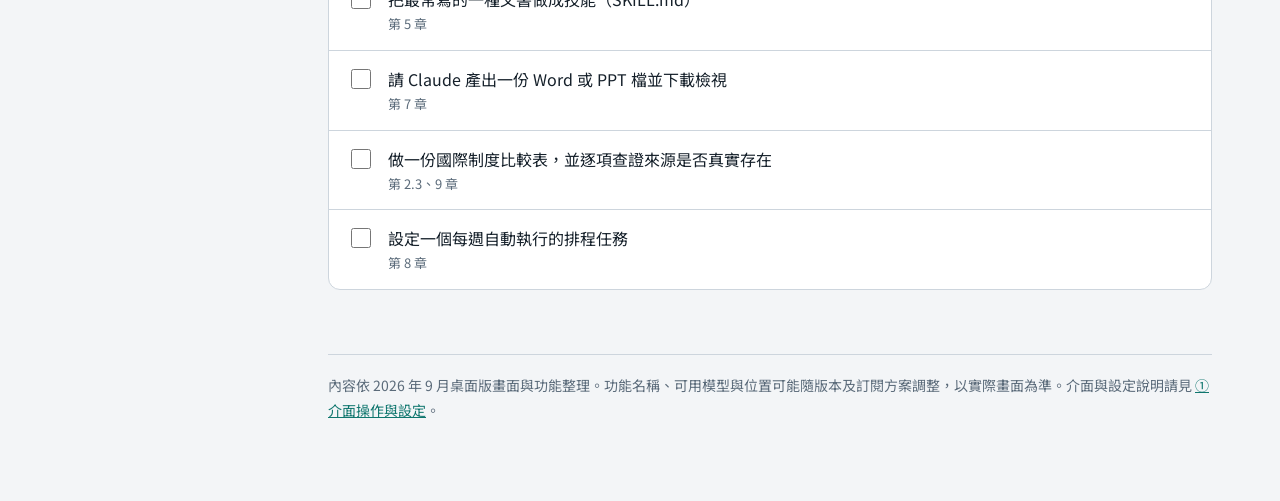
<file: usage.html>
<!DOCTYPE html>
<html lang="zh-Hant-TW">
<head>
<meta charset="UTF-8">
<meta name="viewport" content="width=device-width, initial-scale=1, viewport-fit=cover">
<title>Claude 實際使用篇（新人版）</title>
<link rel="preconnect" href="https://fonts.googleapis.com">
<link rel="preconnect" href="https://fonts.gstatic.com" crossorigin>
<link href="https://fonts.googleapis.com/css2?family=Noto+Sans+TC:wght@400;500;700&family=Noto+Serif+TC:wght@600;700;900&display=swap" rel="stylesheet">
<link rel="stylesheet" href="assets/style.css">
</head>
<body>
<div class="shell">
<nav class="map" aria-label="章節導覽">
  <h2>依實際工作順序</h2>
  <ol>
    <li><a href="#c1"><span class="n">1</span>對話框怎麼用</a>
      <ol><li><a href="#c1-box">輸入區元件</a></li><li><a href="#c1-model">模型怎麼選</a></li><li><a href="#c1-file">上傳檔案</a></li></ol></li>
    <li><a href="#c2"><span class="n">2</span>指令怎麼下</a>
      <ol><li><a href="#c2-four">四要素</a></li><li><a href="#c2-cmp">好壞對照</a></li><li><a href="#c2-lib">業務範例庫</a></li></ol></li>
    <li><a href="#c3"><span class="n">3</span>來回修正</a></li>
    <li><a href="#c4"><span class="n">4</span>Projects 實作</a></li>
    <li><a href="#c5"><span class="n">5</span>Skills 實作</a></li>
    <li><a href="#c6"><span class="n">6</span>Artifacts 產出</a></li>
    <li><a href="#c7"><span class="n">7</span>產出 Word／PPT／Excel</a></li>
    <li><a href="#c8"><span class="n">8</span>進階與自動化</a></li>
    <li><a href="#c9"><span class="n">9</span>限制與查證</a></li>
    <li><a href="#c10"><span class="n">10</span>七日練習清單</a></li>
  </ol>
</nav>

<main>
<ul class="docnav" aria-label="教學文件切換">
  <li><a href="index.html">① 介面操作與設定</a></li>
  <li><a href="usage.html" aria-current="page">② 實際使用篇</a></li>
</ul>
<header class="hero">
  <h1>Claude 實際使用篇</h1>
  <p>第一份教會你「按鈕在哪裡」，這一份教你「怎麼把事情做完」。內容依實際工作順序編排：先學會下指令，再學會修正，最後把重複性業務固化成專案與技能。所有範例以救護科日常業務為情境。</p>
  <ul class="route" aria-label="操作路徑">
    <li><b>1</b>會問</li><li><b>2</b>問得準</li><li><b>3</b>改得動</li><li><b>4</b>存成專案</li><li><b>5</b>固化成技能</li>
  </ul>
</header>

<!-- 1 -->
<section class="ch" id="c1">
  <div class="ch-head"><span class="ch-num">1</span><h2>對話框怎麼用</h2></div>
  <p class="lead">畫面正中央的輸入框是整個工具的主要入口。除了打字，還有四個常被忽略、但影響成果甚鉅的控制項。</p>

  <h3 id="c1-box">1.1 輸入區元件</h3>
  <div class="pair">
    <div class="ui" aria-hidden="true">
      <div class="sec">How can I help you today?</div>
      <div class="row">請協助起草一份簽……</div>
      <div class="row hl"><span class="ico">＋</span>附加檔案<span class="pin">1</span></div>
      <div class="row"><span class="ico">⚙</span>工具與技能<span class="pin">2</span></div>
      <div class="row"><span class="ico">◷</span>延伸思考<span class="pin">3</span></div>
      <div class="row"><span class="ico">◇</span>模型名稱<span class="right">點選可切換</span><span class="pin">4</span></div>
    </div>
    <ol class="steps">
      <li><span class="pin">1</span><div><b>附加檔案（＋）</b><p>可上傳 PDF、Word、Excel、圖片、純文字。上傳後直接提問即可，例如「這份會議紀錄裡，哪些是本科的待辦？」詳見 1.3。</p></div></li>
      <li><span class="pin">2</span><div><b>工具與技能</b><p>此處可確認本次對話可用的能力：網路搜尋、程式執行與檔案建立、已連接的服務（Gmail、日曆、雲端硬碟等）。若 Claude 回覆「無法搜尋網路」，多半是這裡或 Settings → Capabilities 未開啟。</p></div></li>
      <li><span class="pin">3</span><div><b>延伸思考（Extended thinking）</b><p>開啟後會先做較長的推理再回答。<b>適合</b>：法規競合分析、預算數字推估、政策方案比較。<b>不必開</b>：翻譯、摘要、格式轉換——只會拖慢速度。</p></div></li>
      <li><span class="pin">4</span><div><b>模型切換</b><p>輸入框下方顯示目前使用的模型，點選可更換。選擇原則見 1.2。</p></div></li>
    </ol>
  </div>
  <div class="note">
    <p><b>基本鍵盤操作：</b><span class="kbd">Enter</span> 送出、<span class="kbd">Shift</span>＋<span class="kbd">Enter</span> 換行（貼多段文字時很重要）、<span class="kbd">Ctrl</span>＋<span class="kbd">,</span> 開啟設定。</p>
  </div>

  <h3 id="c1-model">1.2 模型怎麼選</h3>
  <div class="tbl-wrap">
  <table>
    <thead><tr><th>模型</th><th>特性</th><th>建議用在</th></tr></thead>
    <tbody>
      <tr><td>Opus</td><td>推理能力最強，速度較慢、消耗額度較多</td><td>政策分析、法規競合判斷、長篇報告架構、複雜預算推算</td></tr>
      <tr><td class="rec">Sonnet</td><td>速度與品質平衡，<span class="rec">日常主力</span></td><td>公文起草、簡報、會議紀錄整理、文獻摘要——九成業務用它即可</td></tr>
      <tr><td>Haiku</td><td>最快、最省額度，處理單純任務</td><td>翻譯、逐字稿整理、格式轉換、名詞對照</td></tr>
    </tbody>
  </table>
  </div>
  <div class="note">
    <p>可用模型與版本依訂閱方案而異，清單以實際畫面為準。<b>省額度的習慣：</b>先用 Sonnet 產出草稿，只有在結果不夠深入時才換 Opus 重做該段，不需要整份重來。</p>
  </div>

  <h3 id="c1-file">1.3 上傳檔案</h3>
  <ol class="steps">
    <li><span class="pin">1</span><div><b>一次可傳多份</b><p>例如同時上傳「去年預算書」與「今年編列原則」，再要求比對差異。</p></div></li>
    <li><span class="pin">2</span><div><b>掃描檔也能讀</b><p>掃描的 PDF 或拍照的公文可辨識文字，但表格結構可能跑掉，數字務必人工核對。</p></div></li>
    <li><span class="pin">3</span><div><b>上傳前先去識別化</b><p>病患姓名、身分證字號、聯絡方式、未公開的採購底價與評選委員名單，一律先遮蔽或刪除。詳見第 9 章。</p></div></li>
  </ol>
</section>

<!-- 2 -->
<section class="ch" id="c2">
  <div class="ch-head"><span class="ch-num">2</span><h2>指令怎麼下</h2></div>
  <p class="lead">同一個工具，產出品質的落差幾乎全來自指令。這一節是整份教學最值得花時間的部分。</p>

  <h3 id="c2-four">2.1 好指令的四要素</h3>
  <div class="tbl-wrap">
  <table>
    <thead><tr><th>要素</th><th>要寫什麼</th><th>範例句</th></tr></thead>
    <tbody>
      <tr><td>① 角色與對象</td><td>你是誰、文件給誰看</td><td>「我是消防署救護科承辦人，這份簽要陳給署長核示。」</td></tr>
      <tr><td>② 任務與背景</td><td>要做什麼、為什麼做、依據什麼</td><td>「因應今年夏季高溫，擬修訂熱傷害到院前處置指引，請起草陳核用簽。」</td></tr>
      <tr><td>③ 限制條件</td><td>字數、法源、期限、不得出現的內容</td><td>「說明段不超過 400 字，須援引緊急醫療救護法，不要臆測經費數字。」</td></tr>
      <tr><td>④ 輸出格式</td><td>要的成品長什麼樣</td><td>「以三段式（主旨、說明、擬辦）呈現，主旨 60 字以內，最後另列三點待確認事項。」</td></tr>
    </tbody>
  </table>
  </div>
  <div class="note">
    <p><b>只記一句話的話：</b>把它當成剛報到、能力很好但完全不懂本科業務的新同仁。你會對那位同仁交代的事，就是該寫進指令的事。</p>
  </div>

  <h3 id="c2-cmp">2.2 好壞對照</h3>
  <div class="cmp">
    <div class="box bad">
      <h4>✕ 效果差的指令</h4>
      <div class="prompt"><span class="who">你</span>幫我寫一個熱傷害的公文</div>
      <p>沒有文別、沒有對象、沒有依據、沒有格式，只能靠猜。產出通常需要整份重寫，反而更花時間。</p>
    </div>
    <div class="box good">
      <h4>✓ 效果好的指令</h4>
      <div class="prompt"><span class="who">你</span>我是消防署救護科承辦人。今年夏季熱傷害到院前案件較去年同期增加，擬修訂處置指引並函知各直轄市、縣（市）消防局。

請起草一份「函」：
1. 三段式（主旨、說明、辦法），主旨 60 字以內
2. 說明段分項列點，敘明修訂緣由與主要修訂重點
3. 受文者為各直轄市、縣（市）政府消防局
4. 法規條號如需引用請標註（待查證），不要自行編造
5. 文末另列「本文需補充的資料」清單</div>
      <p>限制條件講清楚，尤其是「不確定就標註」，可大幅降低後續查核成本。</p>
    </div>
  </div>
  <div class="note warn">
    <p><strong>最重要的一句話：</strong>在任何涉及法規、數字、期程的指令中加上——<b>「不確定的地方請標註（待查證），不要自行推測」</b>。這句話能把最危險的錯誤從內文裡挑出來，放到你看得見的地方。</p>
  </div>

  <h3 id="c2-lib">2.3 業務範例庫</h3>
  <p class="lead">以下可直接複製修改使用。方括號處替換為實際內容。</p>

  <h4>公文起草</h4>
  <div class="prompt"><span class="who">範例</span>身分：消防署救護科承辦人。
任務：就［案名］起草陳核用簽。
背景：［緣由，3 行內］
要求：三段式（主旨／說明／擬辦）；說明分項列點；擬辦提供 2 個可行方案並比較優缺點；引用法規請標註（待查證）。</div>

  <h4>預算說明書</h4>
  <div class="prompt"><span class="who">範例</span>請協助撰寫［計畫名稱］年度預算說明書。
已知：計畫目的［…］、辦理方式［…］、預計場次與人數［…］。
要求：依「計畫緣由—辦理內容—經費需求—預期效益—績效指標」五段撰寫；績效指標須可量化；經費金額尚未確定，請以［金額待填］標示，並列出應編列的科目。</div>

  <h4>採購規格書</h4>
  <div class="prompt"><span class="who">範例</span>請草擬［標的名稱］採購規格書（勞務／財物）。
要求：依政府採購法規範撰寫；列出廠商資格、工作項目、履約期限、驗收標準、付款辦法；規格不得指定特定廠牌型號，請以功能與效能描述；另列 5 項評選項目與配分建議。</div>

  <h4>國際制度研究</h4>
  <div class="prompt"><span class="who">範例</span>請比較美國、日本、澳洲三國之 EMT 分級與繼續教育時數規定。
要求：以表格呈現（國家／分級／訓練時數／換證週期／主管機關）；每一欄位標註資料來源與年份；查得到官方文件請附連結；查不到的欄位標「未取得」，不要以推估填充。最後用 300 字說明對我國的可借鏡之處。</div>

  <h4>會議紀錄整理</h4>
  <div class="prompt"><span class="who">範例</span>附件是會議逐字稿，請整理成正式會議紀錄：
1. 決議事項（逐項，含決議內容）
2. 待辦事項表格（事項／主政單位／期限）
3. 待確認爭點（會中未有結論者）
發言內容請摘要，不要逐字照抄；發言人以職稱表示。</div>
</section>

<!-- 3 -->
<section class="ch" id="c3">
  <div class="ch-head"><span class="ch-num">3</span><h2>來回修正</h2></div>
  <p class="lead">第一次的產出幾乎不會直接可用，這是正常的。真正的效率來自修正方式，而不是期待一次到位。</p>

  <div class="tbl-wrap">
  <table>
    <thead><tr><th>情況</th><th>做法</th><th>說明</th></tr></thead>
    <tbody>
      <tr><td>只有某一段不好</td><td>指名修改</td><td>「說明段第二點太籠統，請補上近三年案件統計的引用方式」——不要整份重來。</td></tr>
      <tr><td>方向整個錯了</td><td><b>編輯原本的提問</b></td><td>在自己的訊息上點編輯、改好後重新送出。比在後面一直補充更有效，因為錯誤的前文不會繼續干擾。</td></tr>
      <tr><td>想看別種寫法</td><td>要求重新產生</td><td>「同一份請再給我一個語氣更精簡的版本」，兩版並陳後擇優。</td></tr>
      <tr><td>文件很長</td><td>先大綱後內文</td><td>「先列出章節大綱，我確認後再逐章展開」——避免長文寫錯方向而全數重做。</td></tr>
      <tr><td>怕有疏漏</td><td>要求自我檢查</td><td>「請以承辦人角度檢查上面這份簽：有無未交代的事項、有無前後矛盾、有無需查證的數字。」</td></tr>
      <tr><td>對話越來越鈍</td><td>開新對話</td><td>一個主題一個對話。內容累積過多時，請它先做重點摘要，再貼到新對話繼續。</td></tr>
    </tbody>
  </table>
  </div>
  <div class="note">
    <p><b>回饋要具體。</b>「不好」「不對」無從判斷；「太口語，請改為公文語體」「條列太多，請改為敘述」才能一次改到位。</p>
  </div>
</section>

<!-- 4 -->
<section class="ch" id="c4">
  <div class="ch-head"><span class="ch-num">4</span><h2>Projects 實作</h2></div>
  <p class="lead">同一業務每次都要重貼背景資料，就該建專案。專案＝共用的檔案櫃＋固定的交代事項。</p>

  <div class="pair">
    <div class="ui" aria-hidden="true">
      <div class="sec">Projects</div>
      <div class="row hl"><span class="pin">1</span>＋ 建立專案</div>
      <div class="row"><span class="pin">2</span>▤ 專案知識（上傳檔案）</div>
      <div class="row"><span class="pin">3</span>✎ 專案指示</div>
      <div class="row"><span class="pin">4</span>💬 此專案內的對話</div>
    </div>
    <ol class="steps">
      <li><span class="pin">1</span><div><b>建立</b><p>左側欄 → Projects → 新增，以業務命名，例如「年度預算編列」「TECC 教官培訓案」。</p></div></li>
      <li><span class="pin">2</span><div><b>上傳專案知識</b><p>放入該業務反覆會用到的文件：法規條文、歷年範本、既有計畫書、統計資料。專案內每次對話都讀得到，不必重傳。</p></div></li>
      <li><span class="pin">3</span><div><b>撰寫專案指示</b><p>寫下每次都要遵守的規則，見下方範例。這是專案價值最高的部分。</p></div></li>
      <li><span class="pin">4</span><div><b>在專案內開對話</b><p>該業務的所有對話都留在專案裡，日後回查容易，也不會與其他業務混淆。</p></div></li>
    </ol>
  </div>

  <h3>專案指示範例（可直接改寫）</h3>
  <div class="prompt"><span class="who">專案指示</span>【身分】本專案使用者為內政部消防署救護科承辦人。

【語言與文體】一律使用繁體中文；公文採公文語體，不使用口語。

【固定格式】
- 公文一律三段式（簽：主旨／說明／擬辦；函：主旨／說明／辦法）
- 主旨 60 字以內，說明分項列點
- 年份採民國紀年

【查證規則】
- 法規條號、統計數字、經費金額如未出現在專案知識中，一律標註（待查證），不得自行推估
- 引用專案知識內的文件時，註明出處檔名

【每次產出結尾】另列「本文需補充事項」清單。</div>
  <div class="note">
    <p>專案指示修改後只影響<b>新開的對話</b>，既有對話不會自動套用。</p>
  </div>
</section>

<!-- 5 -->
<section class="ch" id="c5">
  <div class="ch-head"><span class="ch-num">5</span><h2>Skills 實作</h2></div>
  <p class="lead">專案指示只在該專案內有效；技能（Skill）是跨專案、跨對話都能自動套用的工作指引。科內的文書規範最適合做成技能。</p>

  <div class="tbl-wrap">
  <table>
    <thead><tr><th></th><th>專案指示</th><th>技能（Skill）</th></tr></thead>
    <tbody>
      <tr><td>作用範圍</td><td>僅該專案</td><td>所有對話</td></tr>
      <tr><td>啟用方式</td><td>進入專案即生效</td><td>任務內容相符時自動套用，也可直接指名使用</td></tr>
      <tr><td>適合放</td><td>該業務的背景與資料</td><td>可重複的做事方法：公文格式、預算書架構、採購文件規範</td></tr>
    </tbody>
  </table>
  </div>

  <h3>技能的組成</h3>
  <p>一個技能就是一份 <code>SKILL.md</code>：開頭標示它何時該被啟用，其後是具體做法。</p>
  <pre><code>---
name: nfa-gongwen
description: 消防署救護科公文起草。當使用者需要撰寫簽、函、
  書函，或提到公文、簽稿、三段式時啟用。
---

# 公文起草

## 格式規範
- 簽：主旨、說明、擬辦
- 函：主旨、說明、辦法
- 主旨 60 字以內，不分段
- 說明分項列點，以「一、二、三」編號

## 撰寫原則
1. 先確認文別、受文者、行文目的
2. 法規條號未經確認一律標註（待查證）
3. 金額、期程等關鍵數字以［待填］標示

## 常見錯誤
- 主旨寫成摘要（應為目的＋期望作為）
- 說明段夾雜擬辦事項
</code></pre>

  <ol class="steps">
    <li><span class="pin">1</span><div><b>建立</b><p>Customize → Skills → 新增。可直接在介面撰寫，或上傳寫好的 SKILL.md。</p></div></li>
    <li><span class="pin">2</span><div><b>description 是關鍵</b><p>這一行決定技能何時被自動啟用。務必寫清楚「使用者說了什麼、要做什麼事」時該用，並把同義詞都列上（公文／簽稿／函文／三段式）。</p></div></li>
    <li><span class="pin">3</span><div><b>先窄後寬</b><p>第一個技能建議從最常寫的一種文件開始，用順了再擴充。一次寫一個包山包海的技能，通常兩邊都不準。</p></div></li>
    <li><span class="pin">4</span><div><b>科內共用</b><p>技能檔就是一份純文字檔，可直接傳給同仁匯入，全科產出格式即可一致。</p></div></li>
  </ol>
</section>

<!-- 6 -->
<section class="ch" id="c6">
  <div class="ch-head"><span class="ch-num">6</span><h2>Artifacts 產出</h2></div>
  <p class="lead">當產出是一份完整的文件、網頁或工具時，它會獨立顯示在右側視窗，而不是混在對話裡——這就是 Artifact。</p>

  <div class="tbl-wrap">
  <table>
    <thead><tr><th>會變成 Artifact 的</th><th>救護科可以拿來做什麼</th></tr></thead>
    <tbody>
      <tr><td>單頁 HTML 工具</td><td>像您現在看的這份教學；或線上檢核表、換算工具、訓練測驗</td></tr>
      <tr><td>長篇文件</td><td>計畫書、研究報告、出國考察報告初稿</td></tr>
      <tr><td>圖表與流程圖</td><td>作業流程圖、組織圖、統計圖表</td></tr>
      <tr><td>簡報頁面</td><td>政策說明、長官報告用的網頁式簡報</td></tr>
    </tbody>
  </table>
  </div>

  <ol class="steps">
    <li><span class="pin">1</span><div><b>怎麼要求</b><p>直接說出成品形式：「做成一頁可以直接開的 HTML 檢核表，可勾選、有進度條。」</p></div></li>
    <li><span class="pin">2</span><div><b>怎麼修改</b><p>在同一對話內說「把第三節的表格改成兩欄」即可，會更新同一份 Artifact，不會重開一份。</p></div></li>
    <li><span class="pin">3</span><div><b>版本</b><p>修改會留下版本紀錄，可回看先前版本。大幅改動前先說一句「保留目前版本，另做一版」較保險。</p></div></li>
    <li><span class="pin">4</span><div><b>分享務必確認範圍</b><p>Artifact 可產生分享連結，<b>取得連結者即可檢視</b>。內含公務資訊者，分享前務必確認對象與必要性。</p></div></li>
    <li><span class="pin">5</span><div><b>回找</b><p>左側欄 → Artifacts 可檢視歷來所有產出。</p></div></li>
  </ol>
</section>

<!-- 7 -->
<section class="ch" id="c7">
  <div class="ch-head"><span class="ch-num">7</span><h2>產出 Word／PPT／Excel</h2></div>
  <p class="lead">公文要用 Word、報告要用 PPT、統計要用 Excel。Claude 可直接產出這些檔案供下載。</p>

  <div class="note">
    <p><b>前置作業：</b>Settings → Capabilities 需開啟「程式執行與檔案建立」，否則只會得到純文字回覆。</p>
  </div>

  <div class="tbl-wrap">
  <table>
    <thead><tr><th>格式</th><th>怎麼要求</th><th>注意</th></tr></thead>
    <tbody>
      <tr><td>Word（.docx）</td><td>「請產出 Word 檔，標楷體、行距固定 20 點、A4 邊界 2.5 公分」</td><td>可指定字體與版面；正式發文前仍須套機關格式檢查</td></tr>
      <tr><td>PowerPoint（.pptx）</td><td>「做成 12 頁簡報，每頁不超過 5 行，附講稿備忘稿」</td><td>明確指定頁數與每頁行數，否則容易過於文字密集</td></tr>
      <tr><td>Excel（.xlsx）</td><td>「彙整成 Excel，含小計公式與凍結首列」</td><td>公式會實際寫入；數字來源務必自行核對</td></tr>
      <tr><td>PDF</td><td>「把上面的文件輸出成 PDF」</td><td>亦可反向操作：上傳多份 PDF 要求合併、拆分或擷取表格</td></tr>
    </tbody>
  </table>
  </div>
  <div class="note warn">
    <p><strong>不要直接發文。</strong>產出檔僅為草稿：格式細節（文號欄位、簽核欄等）仍須以機關公文製作系統處理，內容也須經承辦人實質審閱。</p>
  </div>
</section>

<!-- 8 -->
<section class="ch" id="c8">
  <div class="ch-head"><span class="ch-num">8</span><h2>進階與自動化</h2></div>
  <p class="lead">以下功能不是新人首日必備，但熟悉基本操作後值得逐一嘗試。</p>

  <div class="tbl-wrap">
  <table>
    <thead><tr><th>功能</th><th>做得到什麼</th><th>入門建議</th></tr></thead>
    <tbody>
      <tr><td>Scheduled 排程</td><td>固定時間自動執行指令，例如每週一彙整國際 EMS 動態</td><td>先把指令在一般對話試到滿意，再存成排程</td></tr>
      <tr><td>Connectors 連接器</td><td>連接 Gmail、Google 日曆、雲端硬碟等，代為查信、排會議、讀取雲端檔案</td><td>授權時確認權限範圍；寄信、刪檔等動作應先經您確認</td></tr>
      <tr><td>Cowork</td><td>操作本機資料夾與檔案，例如整理一整個資料夾的文件並彙整成報告</td><td>先在測試資料夾練習，確認行為符合預期再用於正式檔案</td></tr>
      <tr><td>Claude Code</td><td>程式開發與批次檔案處理，例如把數十份 HTML 教材統一改版</td><td>非資訊背景亦可用於「大量重複的檔案處理」</td></tr>
      <tr><td>Claude in Chrome</td><td>協助在瀏覽器查資料、填寫表單</td><td>送出前均須您確認；不要用它點開來路不明的連結</td></tr>
    </tbody>
  </table>
  </div>
  <div class="note warn">
    <p><strong>對外動作請保留最後一道關。</strong>寄送郵件、發送會議邀請、上傳或刪除雲端檔案等不可逆動作，請維持「Claude 準備草稿、您按送出」的原則。</p>
  </div>
</section>

<!-- 9 -->
<section class="ch" id="c9">
  <div class="ch-head"><span class="ch-num">9</span><h2>限制與查證</h2></div>
  <p class="lead">知道它哪裡不可靠，比知道它哪裡厲害更重要。</p>

  <div class="tbl-wrap">
  <table>
    <thead><tr><th>限制</th><th>會出什麼錯</th><th>因應</th></tr></thead>
    <tbody>
      <tr><td>會編造（幻覺）</td><td>法規條號、文獻出處、統計數字看起來很像真的，實際不存在</td><td><b>法條與數字一律自行查證。</b>指令中要求標註（待查證）</td></tr>
      <tr><td>訓練資料有時效</td><td>不知道最近修正的法規或最新統計</td><td>要求開啟網路搜尋並附來源連結；或直接上傳最新條文</td></tr>
      <tr><td>單一對話長度有限</td><td>對話過長時，前面的交代可能被稀釋</td><td>一主題一對話；重要規則寫進專案指示或技能</td></tr>
      <tr><td>額度會用完</td><td>大量作業中途中斷</td><td>Settings → Usage 先確認剩餘額度與重置時間；單純任務改用輕量模型</td></tr>
      <tr><td>不理解機關內部慣例</td><td>格式看似正確但不合本機關習慣</td><td>把本科既有範本放進專案知識，要求比照辦理</td></tr>
    </tbody>
  </table>
  </div>

  <div class="note warn">
    <p><strong>公務資料紅線（與第一份教學第 3.2 節一致）</strong></p>
    <p>本服務為商用雲端服務。以下資料<b>不得上傳</b>：病患姓名、病歷與身分證字號等個人資料；未公開之採購底價、評選委員名單與評分資料；機密或限閱公文。需分析時請先去識別化，並依機關資通安全規定辦理。</p>
  </div>

  <div class="note">
    <p><b>定稿前的自我檢查：</b>問自己一句——「這份裡面，哪些字是我沒有親自查證過的？」把那些地方查完，才算完成。</p>
  </div>
</section>

<!-- 10 -->
<section class="ch" id="c10">
  <div class="ch-head"><span class="ch-num">10</span><h2>七日練習清單</h2></div>
  <p class="lead">完成第一份教學的設定後，依序做完以下八項練習，即可獨立處理日常業務。勾選狀態會保存在本瀏覽器中。</p>
  <div class="progress"><span id="pct">0 / 8</span><div class="bar"><i id="barfill"></i></div><button class="reset" id="reset" type="button">清除勾選</button></div>
  <ul class="check" id="checklist">
    <li><label><input type="checkbox" data-k="u1"><span>用四要素寫一份簽的指令，並與隨手寫的版本比較差異<span class="where">第 2.1、2.2 節</span></span></label></li>
    <li><label><input type="checkbox" data-k="u2"><span>上傳一份既有公文，請 Claude 指出格式與用語可改進之處<span class="where">第 1.3 節</span></span></label></li>
    <li><label><input type="checkbox" data-k="u3"><span>練習只修改某一段，而不是整份重來<span class="where">第 3 章</span></span></label></li>
    <li><label><input type="checkbox" data-k="u4"><span>建立第一個專案，上傳三份範本並寫好專案指示<span class="where">第 4 章</span></span></label></li>
    <li><label><input type="checkbox" data-k="u5"><span>把最常寫的一種文書做成技能（SKILL.md）<span class="where">第 5 章</span></span></label></li>
    <li><label><input type="checkbox" data-k="u6"><span>請 Claude 產出一份 Word 或 PPT 檔並下載檢視<span class="where">第 7 章</span></span></label></li>
    <li><label><input type="checkbox" data-k="u7"><span>做一份國際制度比較表，並逐項查證來源是否真實存在<span class="where">第 2.3、9 章</span></span></label></li>
    <li><label><input type="checkbox" data-k="u8"><span>設定一個每週自動執行的排程任務<span class="where">第 8 章</span></span></label></li>
  </ul>
</section>

<footer>內容依 2026 年 9 月桌面版畫面與功能整理。功能名稱、可用模型與位置可能隨版本及訂閱方案調整，以實際畫面為準。介面與設定說明請見 <a href="index.html">① 介面操作與設定</a>。</footer>
</main>
</div>
<script>
(function(){
  var KEY='claude-usage-checklist';
  var boxes=[].slice.call(document.querySelectorAll('#checklist input'));
  var state={};
  try{state=JSON.parse(localStorage.getItem(KEY)||'{}')||{};}catch(e){state={};}
  function render(){
    var n=boxes.filter(function(b){return b.checked}).length;
    document.getElementById('pct').textContent=n+' / '+boxes.length;
    document.getElementById('barfill').style.width=(n/boxes.length*100)+'%';
  }
  function save(){try{localStorage.setItem(KEY,JSON.stringify(state));}catch(e){}}
  boxes.forEach(function(b){
    b.checked=!!state[b.dataset.k];
    b.addEventListener('change',function(){state[b.dataset.k]=b.checked;save();render();});
  });
  document.getElementById('reset').addEventListener('click',function(){
    state={};boxes.forEach(function(b){b.checked=false});save();render();
  });
  render();
})();
</script>
</body>
</html>
</file>
<file: assets/style.css>
:root{
  --paper:#F3F5F7; --panel:#FFFFFF; --ink:#16212B; --muted:#5B6B7A; --line:#CDD5DD;
  --accent:#0F766E; --accent-soft:#DDEFEC; --mark:#E8B04A; --mark-soft:#FBF1DC; --warn:#B4412F;
  --ui:#FAFAF8; --ui-line:#E6E4DE;
  box-sizing:border-box;
  padding-top:env(safe-area-inset-top,0px);
  padding-bottom:env(safe-area-inset-bottom,0px);
  color-scheme:light;
}
@media (prefers-color-scheme: dark){
  :root:not([data-theme="light"]){
    --paper:#11181F; --panel:#18222B; --ink:#E7ECF0; --muted:#9AA8B5; --line:#2C3A46;
    --accent:#4FC2B5; --accent-soft:#1B3533; --mark:#E8B04A; --mark-soft:#3A2F17; --warn:#F08C79;
    --ui:#1E2830; --ui-line:#33414C; color-scheme:dark;
  }
}
:root[data-theme="dark"]{
  --paper:#11181F; --panel:#18222B; --ink:#E7ECF0; --muted:#9AA8B5; --line:#2C3A46;
  --accent:#4FC2B5; --accent-soft:#1B3533; --mark:#E8B04A; --mark-soft:#3A2F17; --warn:#F08C79;
  --ui:#1E2830; --ui-line:#33414C; color-scheme:dark;
}
*,*::before,*::after{box-sizing:inherit}
html{scroll-padding-top:calc(env(safe-area-inset-top,0px) + 16px);scroll-behavior:smooth}
@media (prefers-reduced-motion: reduce){html{scroll-behavior:auto}}
body{margin:0;background:var(--paper);color:var(--ink);font-family:"Noto Sans TC","PingFang TC","Microsoft JhengHei",sans-serif;font-size:16px;line-height:1.75}
h1,h2,h3{font-family:"Noto Serif TC","PMingLiU",serif;line-height:1.35;margin:0}
a{color:var(--accent)}
:focus-visible{outline:3px solid var(--mark);outline-offset:2px}

.shell{display:grid;grid-template-columns:260px minmax(0,1fr);max-width:1240px;margin:0 auto}
nav.map{position:sticky;top:env(safe-area-inset-top,0px);align-self:start;height:100vh;overflow-y:auto;padding:28px 18px 40px;border-right:1px solid var(--line)}
.map h2{font-size:15px;color:var(--muted);font-family:inherit;font-weight:500;margin:0 0 14px}
.map ol{list-style:none;margin:0;padding:0}
.map li a{display:flex;gap:10px;padding:6px 10px;border-radius:8px;text-decoration:none;color:var(--ink);font-size:15px}
.map li a:hover{background:var(--accent-soft)}
.map li a .n{color:var(--accent);font-weight:700;min-width:1.4em}
.map ol ol{margin:2px 0 8px 30px;border-left:1px solid var(--line)}
.map ol ol a{font-size:14px;color:var(--muted);padding:3px 10px}

main{padding:40px 48px 80px;min-width:0}
header.hero{padding:8px 0 36px;border-bottom:2px solid var(--ink);margin-bottom:40px}
.hero h1{font-size:clamp(30px,4.6vw,48px);font-weight:900;letter-spacing:.02em}
.hero p{max-width:40em;color:var(--muted);margin:14px 0 0}
.route{display:flex;flex-wrap:wrap;gap:8px;margin-top:22px;padding:0;list-style:none}
.route li{background:var(--panel);border:1px solid var(--line);border-radius:999px;padding:4px 14px;font-size:14px}
.route li b{color:var(--accent);margin-right:6px}

section.ch{margin:0 0 64px}
.ch-head{display:flex;align-items:baseline;gap:16px;margin-bottom:8px}
.ch-num{font-family:"Noto Serif TC",serif;font-size:52px;font-weight:900;color:var(--accent);line-height:1}
.ch-head h2{font-size:28px}
.lead{color:var(--muted);max-width:44em;margin:4px 0 24px}
h3{font-size:20px;margin:36px 0 10px;padding-left:12px;border-left:4px solid var(--accent)}

.pair{display:grid;grid-template-columns:minmax(260px,340px) minmax(0,1fr);gap:28px;align-items:start}
.ui{background:var(--ui);border:1px solid var(--ui-line);border-radius:14px;padding:14px;font-size:15px;box-shadow:0 1px 0 var(--ui-line)}
.ui .row{display:flex;align-items:center;gap:10px;padding:7px 10px;border-radius:8px;position:relative}
.ui .row.hl{background:var(--mark-soft)}
.ui .sec{color:var(--muted);font-size:13px;padding:14px 10px 4px}
.ui .ico{width:18px;text-align:center;color:var(--muted);font-size:14px}
.ui .tag{font-size:11px;border:1px solid var(--ui-line);border-radius:5px;padding:0 5px;color:var(--muted)}
.ui .right{margin-left:auto;color:var(--muted);font-size:13px}
.pin{display:inline-grid;place-items:center;width:22px;height:22px;border-radius:50%;background:var(--mark);color:#1b1b1b;font-size:12px;font-weight:700;flex:none}
.ui .row .pin{margin-left:auto}
.ui .tools{display:flex;gap:8px;align-items:center;padding:4px 6px 10px;border-bottom:1px solid var(--ui-line);margin-bottom:6px;color:var(--muted)}
.ui .seg{margin-left:auto;display:flex;border:1px solid var(--ui-line);border-radius:8px;overflow:hidden;font-size:12px}
.ui .seg span{padding:2px 8px}.ui .seg span.on{background:var(--panel);color:var(--ink)}

.steps{list-style:none;margin:0;padding:0;counter-reset:s}
.steps>li{display:grid;grid-template-columns:30px minmax(0,1fr);gap:12px;padding:12px 0;border-bottom:1px dashed var(--line)}
.steps>li:last-child{border-bottom:0}
.steps b{display:block}
.steps p{margin:2px 0 0;color:var(--muted);font-size:15px}

.tbl-wrap{overflow-x:auto;margin:14px 0 6px;border:1px solid var(--line);border-radius:12px;background:var(--panel)}
table{border-collapse:collapse;width:100%;min-width:560px;font-size:15px}
th,td{text-align:left;padding:10px 14px;border-bottom:1px solid var(--line);vertical-align:top}
th{background:var(--accent-soft);font-weight:700;white-space:nowrap}
tr:last-child td{border-bottom:0}
td:first-child{white-space:nowrap;font-weight:500}
.rec{color:var(--accent);font-weight:700}

.note{margin:18px 0;padding:14px 18px;border-radius:10px;background:var(--mark-soft);border-left:4px solid var(--mark);font-size:15px}
.note.warn{background:transparent;border:1px solid var(--warn);border-left-width:4px}
.note.warn strong{color:var(--warn)}
.note p{margin:4px 0}

.check{list-style:none;padding:0;margin:0;background:var(--panel);border:1px solid var(--line);border-radius:12px}
.check li{border-bottom:1px solid var(--line)}
.check li:last-child{border-bottom:0}
.check label{display:flex;gap:14px;padding:14px 18px;cursor:pointer;align-items:flex-start}
.check input{width:20px;height:20px;margin-top:4px;accent-color:var(--accent);flex:none}
.check .where{display:block;font-size:13px;color:var(--muted)}
.check input:checked + span{color:var(--muted);text-decoration:line-through}
.progress{display:flex;align-items:center;gap:12px;margin:0 0 14px;font-size:14px;color:var(--muted)}
.bar{flex:1;height:8px;background:var(--line);border-radius:4px;overflow:hidden}
.bar i{display:block;height:100%;width:0;background:var(--accent);transition:width .25s}
button.reset{font:inherit;font-size:14px;border:1px solid var(--line);background:var(--panel);color:var(--ink);border-radius:8px;padding:4px 12px;cursor:pointer}

footer{border-top:1px solid var(--line);padding-top:18px;color:var(--muted);font-size:14px}

@media (max-width:900px){
  .shell{grid-template-columns:1fr}
  nav.map{position:sticky;top:0;height:auto;z-index:5;background:var(--paper);border-right:0;border-bottom:1px solid var(--line);padding:calc(env(safe-area-inset-top,0px) + 8px) 12px 8px;overflow-x:auto;overflow-y:hidden;top:0}
  .map h2,.map ol ol{display:none}
  .map>ol{display:flex;gap:4px;white-space:nowrap}
  main{padding:28px 18px 60px}
  .pair{grid-template-columns:1fr}
}

/* ---- 文件切換列（實際使用篇 / 介面設定篇 共用） ---- */
.docnav{display:flex;gap:8px;align-items:center;flex-wrap:wrap;margin:0 0 22px;padding:0;list-style:none;font-size:14px}
.docnav li a{display:inline-block;padding:5px 14px;border:1px solid var(--line);border-radius:999px;background:var(--panel);color:var(--muted);text-decoration:none}
.docnav li a:hover{border-color:var(--accent);color:var(--accent)}
.docnav li a[aria-current="page"]{background:var(--accent);border-color:var(--accent);color:#fff;font-weight:700}

/* ---- 提示詞範例 ---- */
.prompt{background:var(--ui);border:1px solid var(--ui-line);border-left:4px solid var(--accent);border-radius:10px;padding:14px 18px;margin:14px 0;white-space:pre-wrap;font-family:"Noto Sans TC","Microsoft JhengHei",sans-serif;font-size:15px;line-height:1.7}
.prompt .who{display:block;font-size:12px;letter-spacing:.08em;color:var(--muted);margin-bottom:8px;text-transform:uppercase}
.cmp{display:grid;grid-template-columns:repeat(auto-fit,minmax(260px,1fr));gap:16px;margin:16px 0}
.cmp .box{border:1px solid var(--line);border-radius:12px;background:var(--panel);padding:14px 16px;font-size:15px}
.cmp .box h4{margin:0 0 8px;font-size:15px;font-family:inherit}
.cmp .bad{border-color:var(--warn)}
.cmp .bad h4{color:var(--warn)}
.cmp .good{border-color:var(--accent)}
.cmp .good h4{color:var(--accent)}
.cmp .box p{margin:6px 0 0;color:var(--muted);font-size:14px}
code{background:var(--mark-soft);border-radius:4px;padding:1px 6px;font-family:ui-monospace,"Cascadia Mono",Consolas,monospace;font-size:14px}
pre{background:var(--ui);border:1px solid var(--ui-line);border-radius:10px;padding:14px 16px;overflow-x:auto;font-size:14px;line-height:1.6}
pre code{background:none;padding:0}
.kbd{border:1px solid var(--line);border-bottom-width:2px;border-radius:5px;padding:1px 7px;font-size:13px;background:var(--panel);white-space:nowrap}
.ch h4{font-family:"Noto Serif TC","PMingLiU",serif;font-size:17px;font-weight:700;margin:26px 0 0}
</file>
